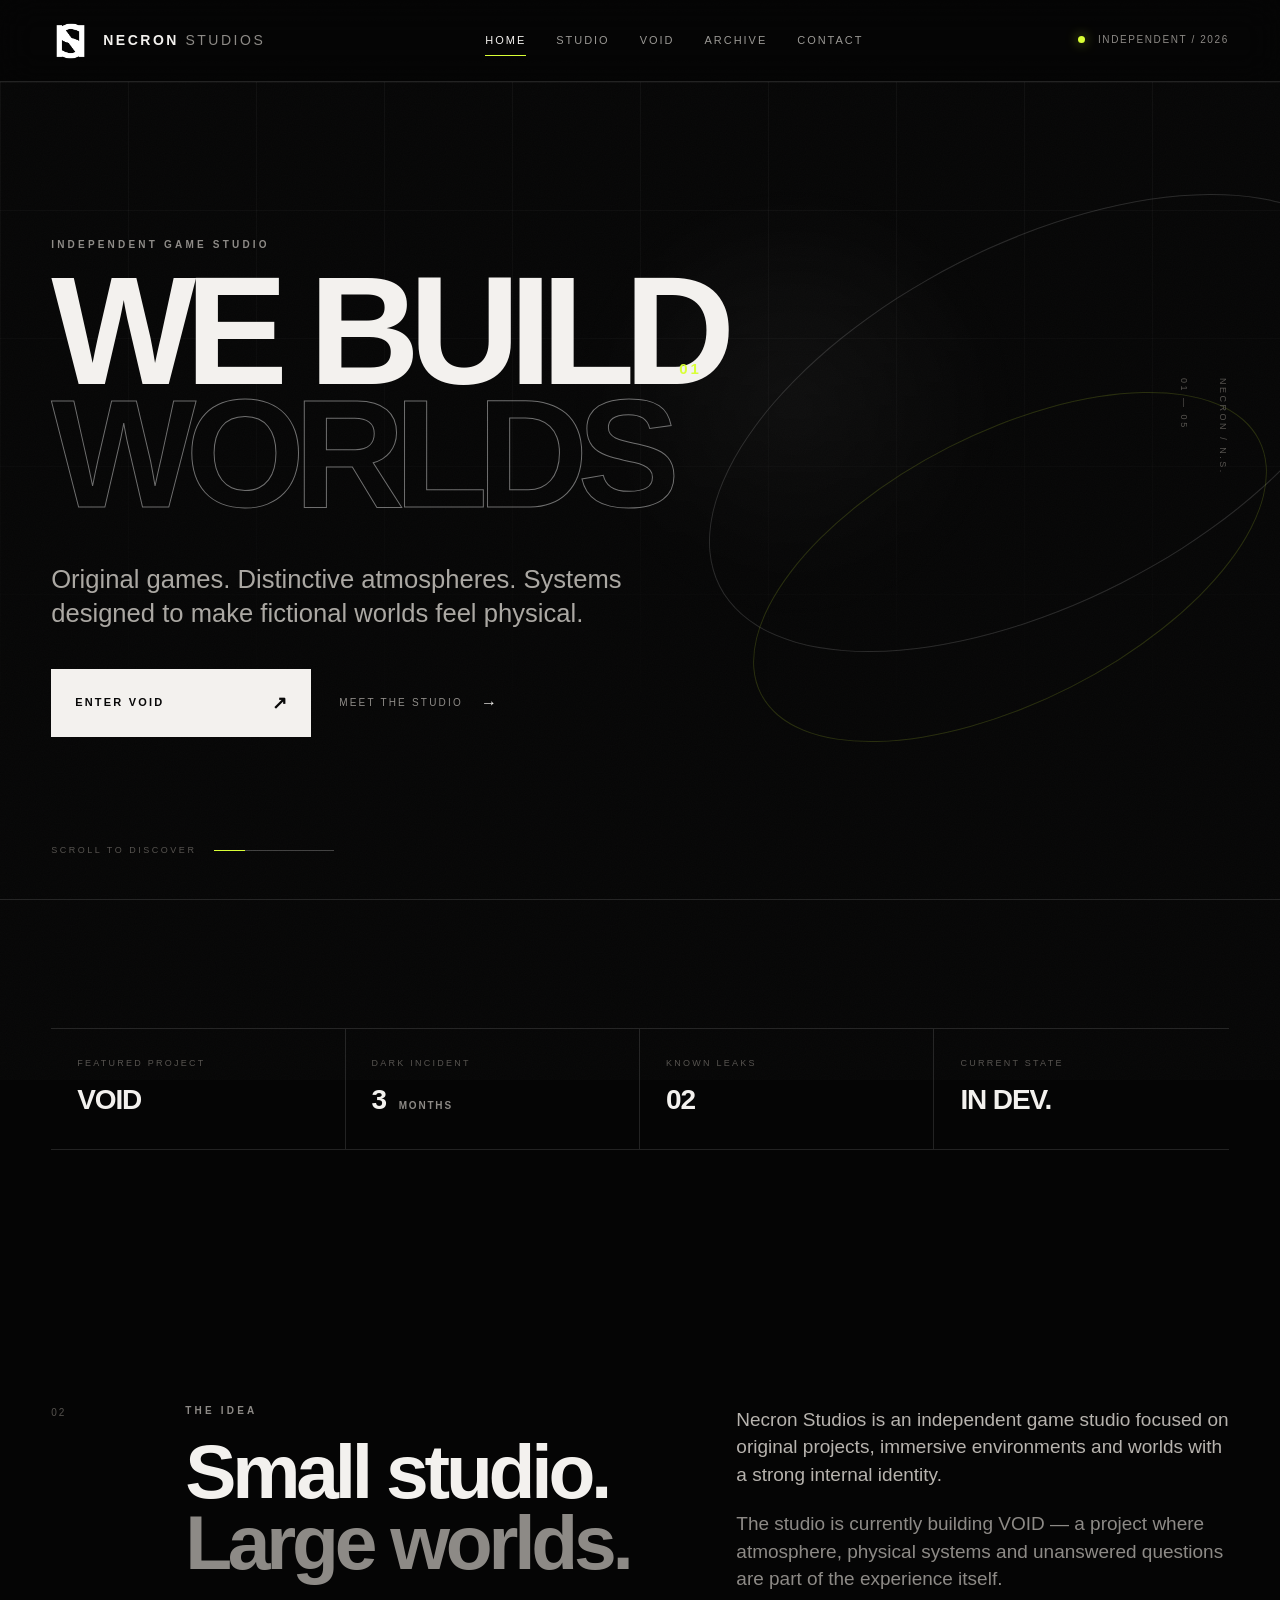
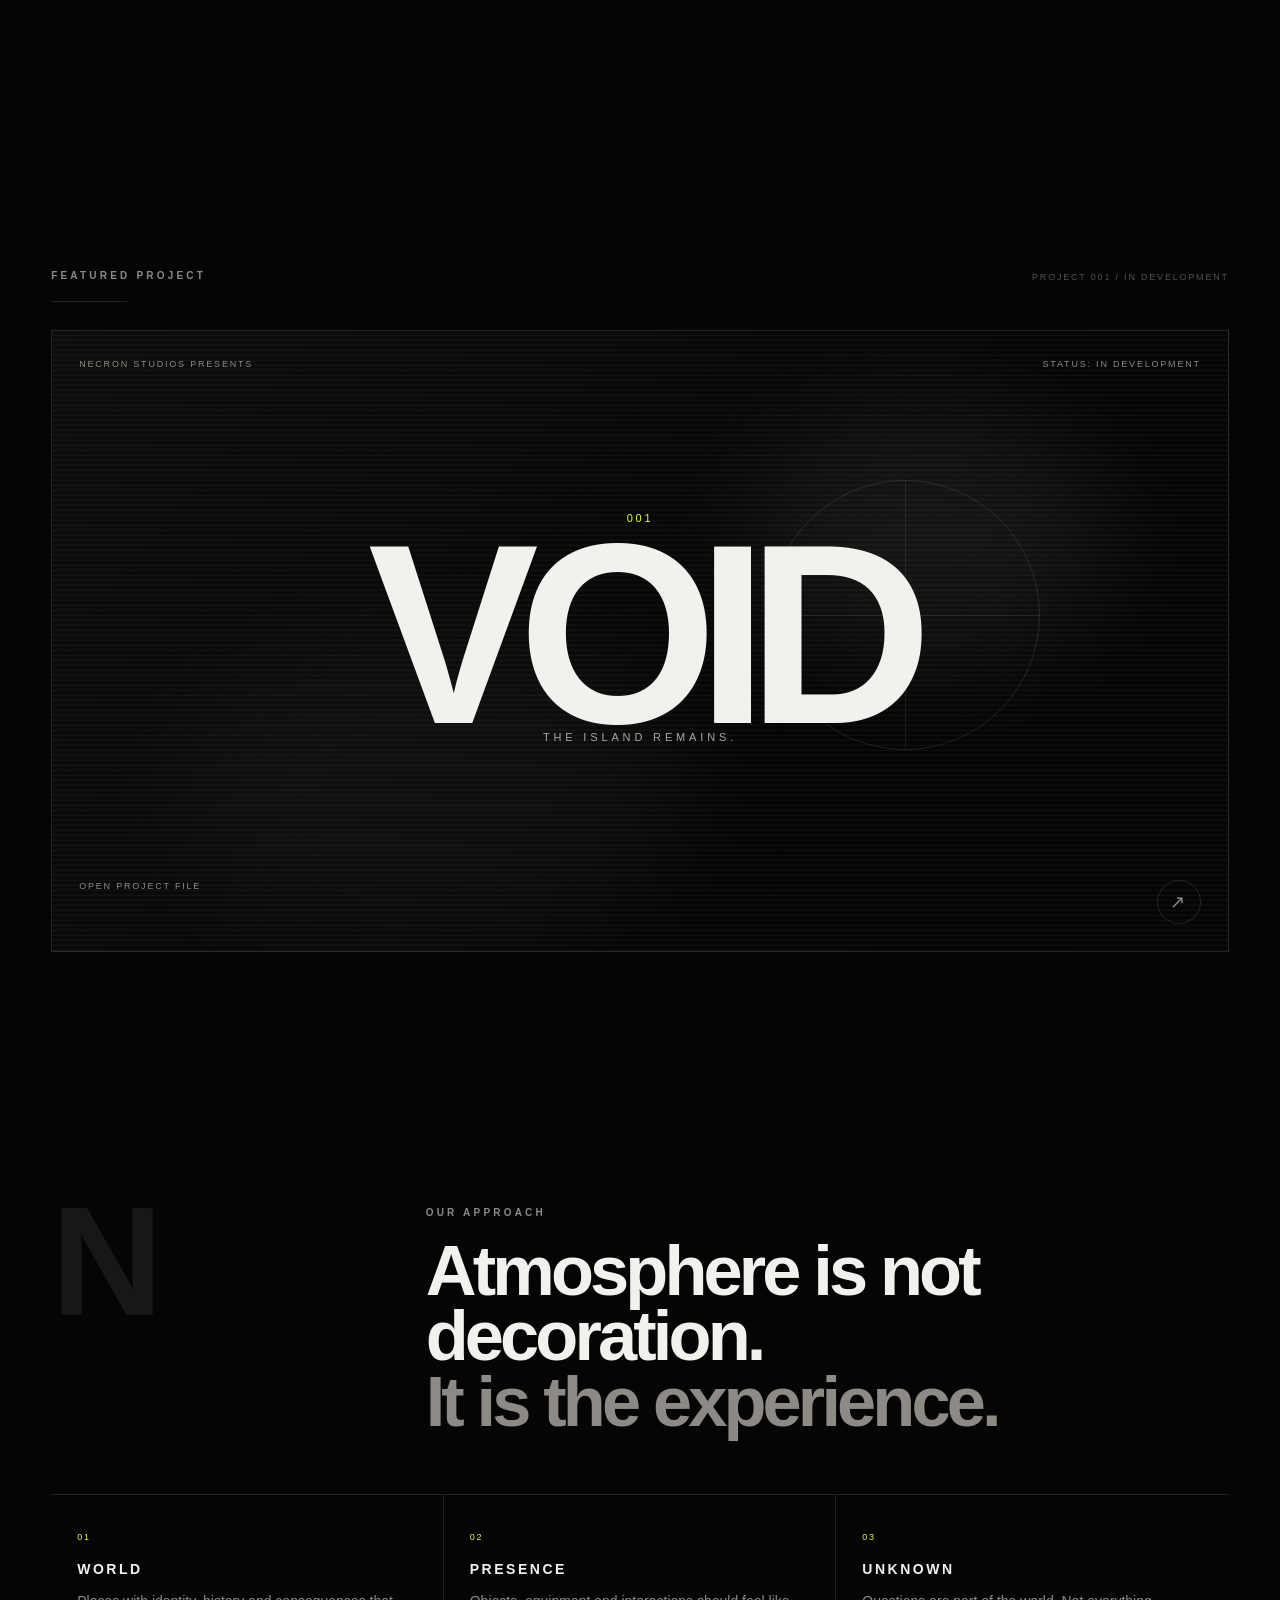
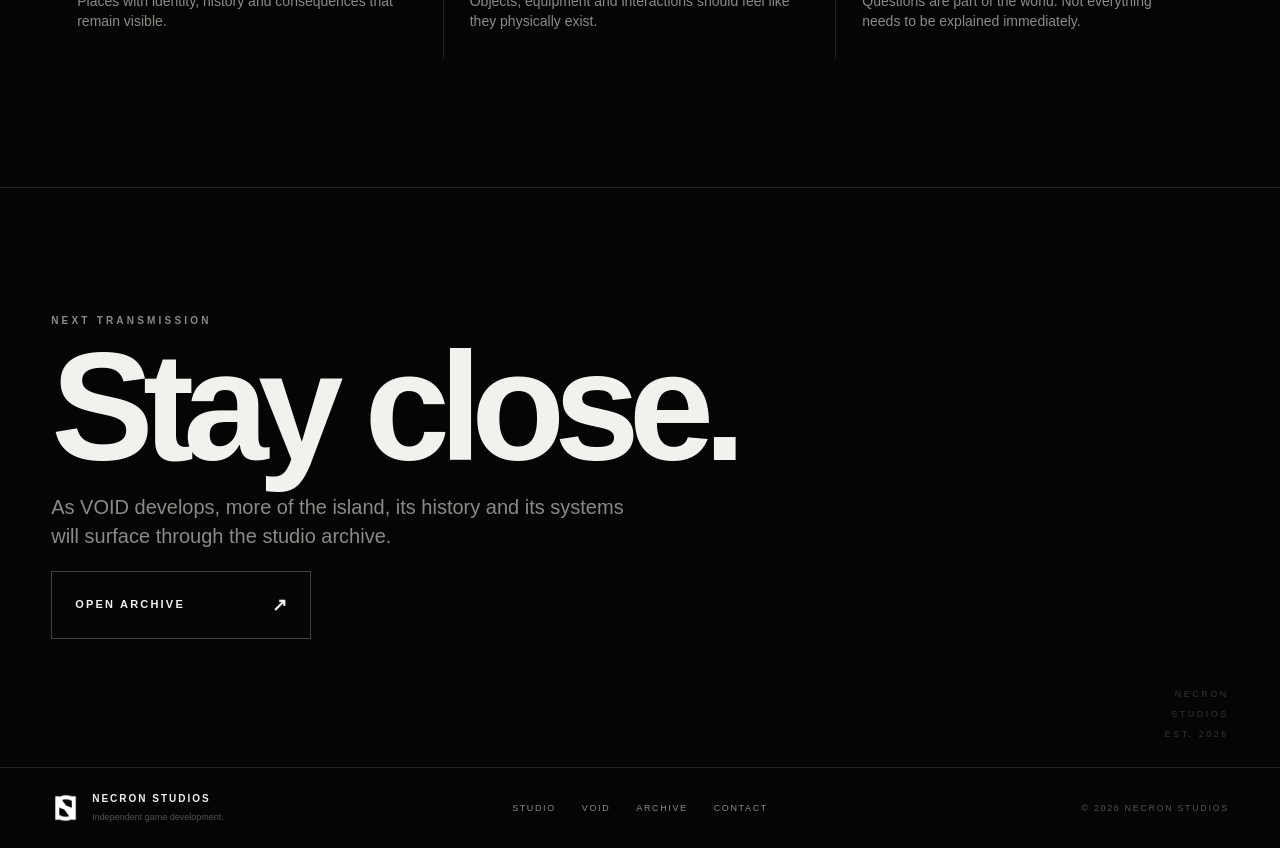
<file: index.html>
<!DOCTYPE html>
<html lang="en">
<head>
  <meta charset="UTF-8">
  <meta name="viewport" content="width=device-width, initial-scale=1.0">
  <meta name="description" content="Necron Studios — an independent game studio creating original worlds, systems and atmospheres. Home of VOID.">
  <meta name="theme-color" content="#050505">
  <title>Necron Studios — Independent Game Studio</title>
  <link rel="icon" href="assets/favicon.png" type="image/png">
  <link rel="stylesheet" href="style.css">
</head>
<body>
  <div class="site-noise" aria-hidden="true"></div>
  <div class="cursor" aria-hidden="true"><span></span></div>
  <div class="scroll-progress" aria-hidden="true"></div>

  <header class="site-header">
    <a class="brand" href="index.html" aria-label="Necron Studios home">
      <img src="assets/necron-official.png" alt="Necron Studios" class="brand-mark">
      <span class="brand-name">NECRON <em>STUDIOS</em></span>
    </a>
    <button class="menu-toggle" aria-label="Open navigation" aria-expanded="false"><span></span><span></span></button>
    <nav class="site-nav" aria-label="Primary navigation">
      <a class="active" href="index.html">Home</a>
      <a href="studio.html">Studio</a>
      <a href="void.html">VOID</a>
      <a href="timeline.html">Archive</a>
      <a href="contact.html">Contact</a>
    </nav>
    <div class="header-status"><i></i> INDEPENDENT / <span data-year>2026</span></div>
  </header>

  <main>
    <section class="hero">
      <div class="hero-grid" aria-hidden="true"></div>
      <div class="hero-orbit hero-orbit-a" aria-hidden="true"></div>
      <div class="hero-orbit hero-orbit-b" aria-hidden="true"></div>
      <div class="hero-copy reveal">
        <p class="kicker">INDEPENDENT GAME STUDIO</p>
        <h1>WE BUILD<br><span>WORLDS</span><sup>01</sup></h1>
        <p class="hero-lede">Original games. Distinctive atmospheres. Systems designed to make fictional worlds feel physical.</p>
        <div class="hero-actions">
          <a class="btn btn-solid" href="void.html">ENTER VOID <span>↗</span></a>
          <a class="text-link" href="studio.html">MEET THE STUDIO <span>→</span></a>
        </div>
      </div>
      <div class="hero-side reveal"><div class="vertical-label">NECRON / N.S.</div><div class="hero-index">01 — 05</div></div>
      <div class="hero-bottom reveal"><span>SCROLL TO DISCOVER</span><span class="scroll-line"></span></div>
    </section>

    <section class="section-pad">
      <div class="fact-strip reveal">
        <div class="fact"><span>Featured project</span><strong>VOID</strong></div>
        <div class="fact"><span>Dark Incident</span><strong>3 <small>MONTHS</small></strong></div>
        <div class="fact"><span>Known leaks</span><strong>02</strong></div>
        <div class="fact"><span>Current state</span><strong>IN DEV.</strong></div>
      </div>
    </section>

    <section class="intro section-pad">
      <div class="section-number">02</div>
      <div class="intro-heading reveal">
        <p class="kicker">THE IDEA</p>
        <h2>Small studio.<br><em>Large worlds.</em></h2>
      </div>
      <div class="intro-copy reveal">
        <p>Necron Studios is an independent game studio focused on original projects, immersive environments and worlds with a strong internal identity.</p>
        <p class="muted">The studio is currently building VOID — a project where atmosphere, physical systems and unanswered questions are part of the experience itself.</p>
      </div>
    </section>

    <section class="project-feature section-pad" id="projects">
      <div class="section-top">
        <div><p class="kicker">FEATURED PROJECT</p><div class="eyebrow-rule"></div></div>
        <span class="section-meta">PROJECT 001 / IN DEVELOPMENT</span>
      </div>
      <a class="void-panel reveal" href="void.html" aria-label="Enter the VOID project">
        <div class="void-panel-bg" aria-hidden="true"><div class="fog fog-1"></div><div class="fog fog-2"></div><div class="scanlines"></div><div class="void-crosshair"></div></div>
        <div class="void-panel-content">
          <div class="void-top"><span>NECRON STUDIOS PRESENTS</span><span>STATUS: IN DEVELOPMENT</span></div>
          <div class="void-title-wrap"><span class="void-number">001</span><h2>VOID</h2><p>THE ISLAND REMAINS.</p></div>
          <div class="void-bottom"><span>OPEN PROJECT FILE</span><span class="round-arrow">↗</span></div>
        </div>
      </a>
    </section>

    <section class="statement section-pad">
      <div class="statement-mark reveal">N</div>
      <div class="statement-copy reveal">
        <p class="kicker">OUR APPROACH</p>
        <h2>Atmosphere is not decoration.<br><em>It is the experience.</em></h2>
      </div>
      <div class="statement-list reveal">
        <div><span>01</span><strong>WORLD</strong><p>Places with identity, history and consequences that remain visible.</p></div>
        <div><span>02</span><strong>PRESENCE</strong><p>Objects, equipment and interactions should feel like they physically exist.</p></div>
        <div><span>03</span><strong>UNKNOWN</strong><p>Questions are part of the world. Not everything needs to be explained immediately.</p></div>
      </div>
    </section>

    <section class="contact-band section-pad">
      <div class="contact-band-inner reveal">
        <p class="kicker">NEXT TRANSMISSION</p>
        <h2>Stay close.</h2>
        <p>As VOID develops, more of the island, its history and its systems will surface through the studio archive.</p>
        <a class="btn btn-outline" href="timeline.html">OPEN ARCHIVE <span>↗</span></a>
      </div>
      <div class="contact-stamp" aria-hidden="true"><span>NECRON</span><span>STUDIOS</span><span>EST. 2026</span></div>
    </section>
  </main>

  <footer class="site-footer">
    <div class="footer-brand"><img src="assets/necron-official.png" alt="" class="footer-mark"><div><strong>NECRON STUDIOS</strong><small>Independent game development.</small></div></div>
    <div class="footer-links"><a href="studio.html">Studio</a><a href="void.html">VOID</a><a href="timeline.html">Archive</a><a href="contact.html">Contact</a></div>
    <div class="footer-copy">© <span data-year>2026</span> NECRON STUDIOS</div>
  </footer>
  <script src="script.js"></script>
</body>
</html>
</file>
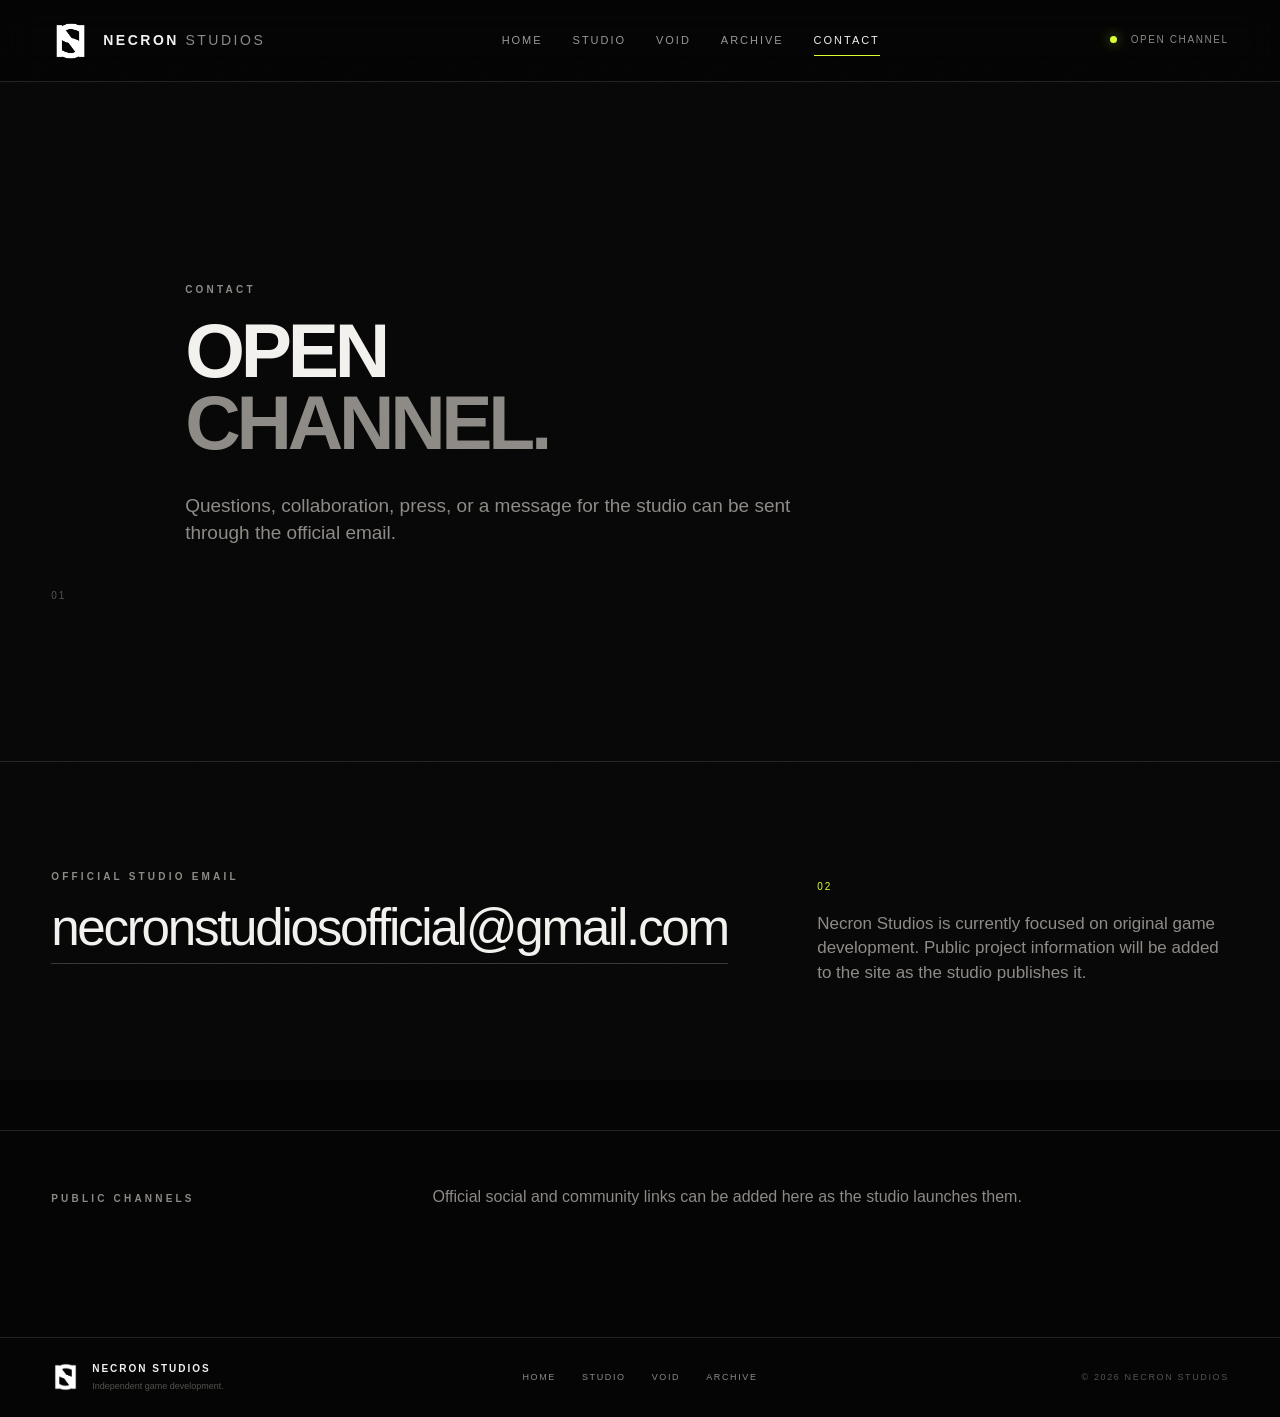
<file: contact.html>
<!DOCTYPE html>
<html lang="en">
<head>
  <meta charset="UTF-8"><meta name="viewport" content="width=device-width, initial-scale=1.0">
  <meta name="description" content="Contact Necron Studios.">
  <meta name="theme-color" content="#050505"><title>Contact — Necron Studios</title>
  <link rel="icon" href="assets/favicon.png" type="image/png"><link rel="stylesheet" href="style.css">
</head>
<body class="subpage">
  <div class="site-noise" aria-hidden="true"></div><div class="cursor" aria-hidden="true"><span></span></div><div class="scroll-progress" aria-hidden="true"></div>
  <header class="site-header">
    <a class="brand" href="index.html"><img src="assets/necron-official.png" alt="Necron Studios" class="brand-mark"><span class="brand-name">NECRON <em>STUDIOS</em></span></a>
    <button class="menu-toggle" aria-label="Open navigation" aria-expanded="false"><span></span><span></span></button>
    <nav class="site-nav" aria-label="Primary navigation"><a href="index.html">Home</a><a href="studio.html">Studio</a><a href="void.html">VOID</a><a href="timeline.html">Archive</a><a class="active" href="contact.html">Contact</a></nav>
    <div class="header-status"><i></i> OPEN CHANNEL</div>
  </header>
  <main>
    <section class="page-hero contact-hero section-pad"><div class="section-number">01</div><div class="page-hero-copy reveal"><p class="kicker">CONTACT</p><h1>OPEN<br><em>CHANNEL.</em></h1><p>Questions, collaboration, press, or a message for the studio can be sent through the official email.</p></div><div class="contact-orbit" aria-hidden="true"></div></section>
    <section class="contact-main section-pad"><div class="contact-email reveal"><p class="kicker">OFFICIAL STUDIO EMAIL</p><a href="mailto:necronstudiosofficial@gmail.com">necronstudiosofficial@gmail.com</a></div><div class="contact-note reveal"><span>02</span><p>Necron Studios is currently focused on original game development. Public project information will be added to the site as the studio publishes it.</p></div></section>
    <section class="contact-bottom section-pad"><div class="social-line reveal"><div><span class="kicker">PUBLIC CHANNELS</span></div><p>Official social and community links can be added here as the studio launches them.</p></div></section>
  </main>
  <footer class="site-footer"><div class="footer-brand"><img src="assets/necron-official.png" alt="" class="footer-mark"><div><strong>NECRON STUDIOS</strong><small>Independent game development.</small></div></div><div class="footer-links"><a href="index.html">Home</a><a href="studio.html">Studio</a><a href="void.html">VOID</a><a href="timeline.html">Archive</a></div><div class="footer-copy">© <span data-year>2026</span> NECRON STUDIOS</div></footer>
  <script src="script.js"></script>
</body>
</html>
</file>
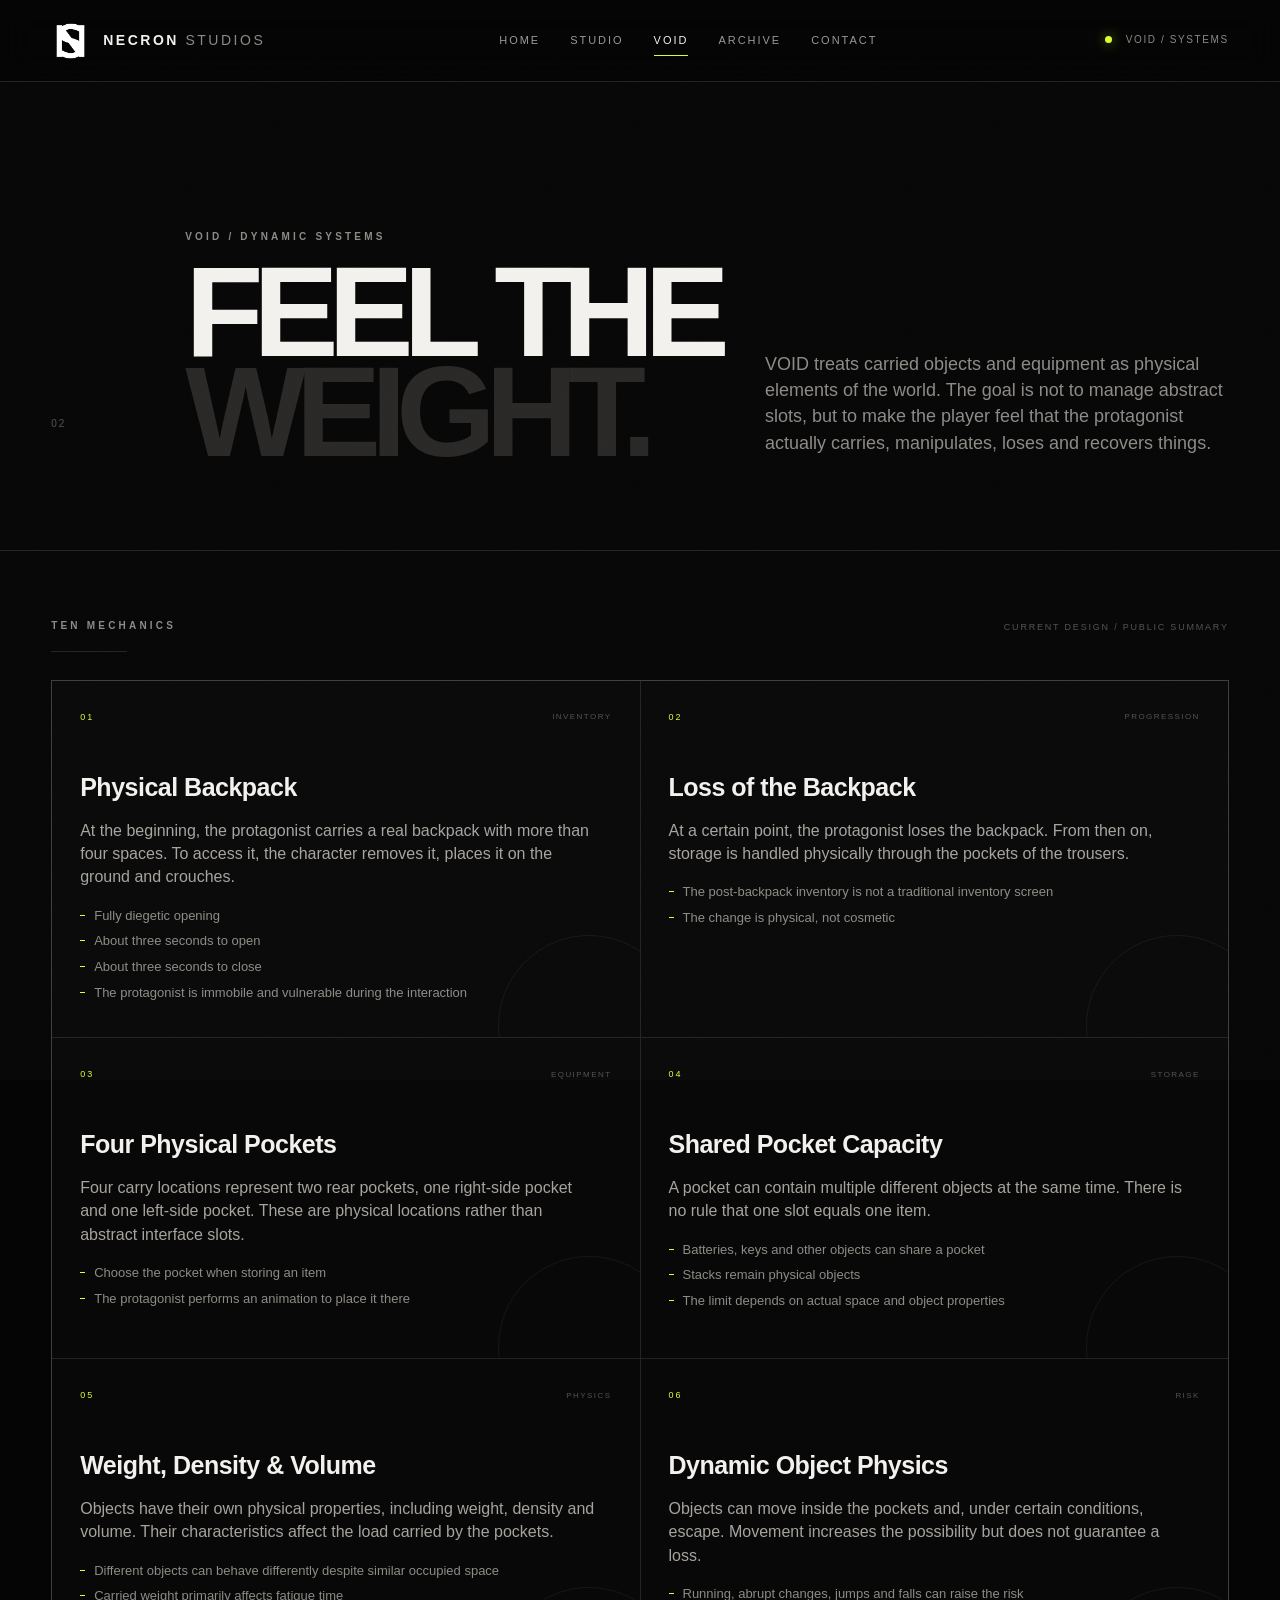
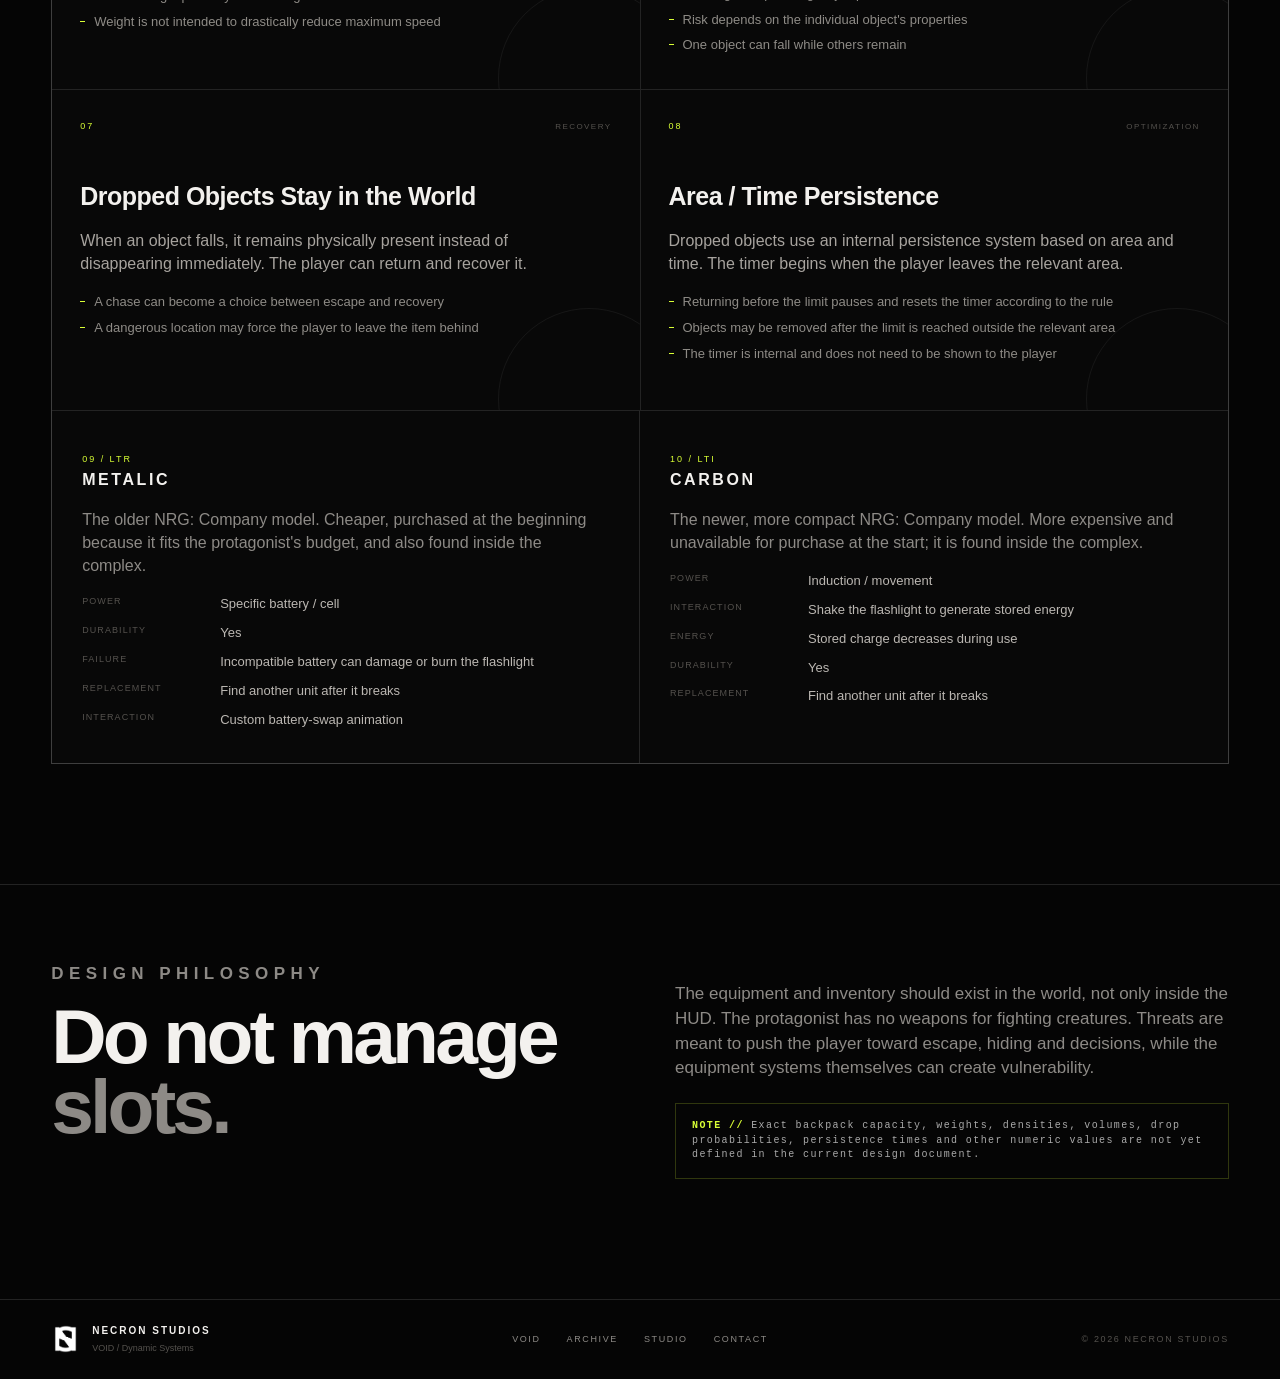
<file: mechanics.html>
<!DOCTYPE html>
<html lang="en">
<head>
  <meta charset="UTF-8"><meta name="viewport" content="width=device-width, initial-scale=1.0">
  <meta name="description" content="VOID — dynamic inventory and equipment mechanics from the current design document.">
  <meta name="theme-color" content="#050505"><title>VOID Mechanics — Necron Studios</title>
  <link rel="icon" href="assets/favicon.png" type="image/png"><link rel="stylesheet" href="style.css">
</head>
<body class="subpage">
  <div class="site-noise" aria-hidden="true"></div><div class="cursor" aria-hidden="true"><span></span></div><div class="scroll-progress" aria-hidden="true"></div>
  <header class="site-header">
    <a class="brand" href="index.html"><img src="assets/necron-official.png" alt="Necron Studios" class="brand-mark"><span class="brand-name">NECRON <em>STUDIOS</em></span></a>
    <button class="menu-toggle" aria-label="Open navigation" aria-expanded="false"><span></span><span></span></button>
    <nav class="site-nav" aria-label="Primary navigation"><a href="index.html">Home</a><a href="studio.html">Studio</a><a class="active" href="void.html">VOID</a><a href="timeline.html">Archive</a><a href="contact.html">Contact</a></nav>
    <div class="header-status"><i></i> VOID / SYSTEMS</div>
  </header>

  <main>
    <section class="mechanics-hero"><div class="section-number">02</div><div><p class="kicker reveal">VOID / DYNAMIC SYSTEMS</p><h1 class="reveal">FEEL THE<br><em>WEIGHT.</em></h1></div><div class="hero-note reveal">VOID treats carried objects and equipment as physical elements of the world. The goal is not to manage abstract slots, but to make the player feel that the protagonist actually carries, manipulates, loses and recovers things.</div></section>

    <section class="mechanics-grid-wrap"><div class="section-top"><div><p class="kicker">TEN MECHANICS</p><div class="eyebrow-rule"></div></div><span class="section-meta">CURRENT DESIGN / PUBLIC SUMMARY</span></div>
      <div class="mechanics-grid">
        <article class="mechanic reveal"><div class="mechanic-top"><span class="mechanic-index">01</span><span class="mechanic-tag">Inventory</span></div><h2>Physical Backpack</h2><p>At the beginning, the protagonist carries a real backpack with more than four spaces. To access it, the character removes it, places it on the ground and crouches.</p><ul><li>Fully diegetic opening</li><li>About three seconds to open</li><li>About three seconds to close</li><li>The protagonist is immobile and vulnerable during the interaction</li></ul></article>
        <article class="mechanic reveal"><div class="mechanic-top"><span class="mechanic-index">02</span><span class="mechanic-tag">Progression</span></div><h2>Loss of the Backpack</h2><p>At a certain point, the protagonist loses the backpack. From then on, storage is handled physically through the pockets of the trousers.</p><ul><li>The post-backpack inventory is not a traditional inventory screen</li><li>The change is physical, not cosmetic</li></ul></article>
        <article class="mechanic reveal"><div class="mechanic-top"><span class="mechanic-index">03</span><span class="mechanic-tag">Equipment</span></div><h2>Four Physical Pockets</h2><p>Four carry locations represent two rear pockets, one right-side pocket and one left-side pocket. These are physical locations rather than abstract interface slots.</p><ul><li>Choose the pocket when storing an item</li><li>The protagonist performs an animation to place it there</li></ul></article>
        <article class="mechanic reveal"><div class="mechanic-top"><span class="mechanic-index">04</span><span class="mechanic-tag">Storage</span></div><h2>Shared Pocket Capacity</h2><p>A pocket can contain multiple different objects at the same time. There is no rule that one slot equals one item.</p><ul><li>Batteries, keys and other objects can share a pocket</li><li>Stacks remain physical objects</li><li>The limit depends on actual space and object properties</li></ul></article>
        <article class="mechanic reveal"><div class="mechanic-top"><span class="mechanic-index">05</span><span class="mechanic-tag">Physics</span></div><h2>Weight, Density & Volume</h2><p>Objects have their own physical properties, including weight, density and volume. Their characteristics affect the load carried by the pockets.</p><ul><li>Different objects can behave differently despite similar occupied space</li><li>Carried weight primarily affects fatigue time</li><li>Weight is not intended to drastically reduce maximum speed</li></ul></article>
        <article class="mechanic reveal"><div class="mechanic-top"><span class="mechanic-index">06</span><span class="mechanic-tag">Risk</span></div><h2>Dynamic Object Physics</h2><p>Objects can move inside the pockets and, under certain conditions, escape. Movement increases the possibility but does not guarantee a loss.</p><ul><li>Running, abrupt changes, jumps and falls can raise the risk</li><li>Risk depends on the individual object's properties</li><li>One object can fall while others remain</li></ul></article>
        <article class="mechanic reveal"><div class="mechanic-top"><span class="mechanic-index">07</span><span class="mechanic-tag">Recovery</span></div><h2>Dropped Objects Stay in the World</h2><p>When an object falls, it remains physically present instead of disappearing immediately. The player can return and recover it.</p><ul><li>A chase can become a choice between escape and recovery</li><li>A dangerous location may force the player to leave the item behind</li></ul></article>
        <article class="mechanic reveal"><div class="mechanic-top"><span class="mechanic-index">08</span><span class="mechanic-tag">Optimization</span></div><h2>Area / Time Persistence</h2><p>Dropped objects use an internal persistence system based on area and time. The timer begins when the player leaves the relevant area.</p><ul><li>Returning before the limit pauses and resets the timer according to the rule</li><li>Objects may be removed after the limit is reached outside the relevant area</li><li>The timer is internal and does not need to be shown to the player</li></ul></article>
        <div class="lantern-pair">
          <article class="lantern reveal"><span class="mechanic-index">09 / LTR</span><h3>METALIC</h3><p class="muted">The older NRG: Company model. Cheaper, purchased at the beginning because it fits the protagonist's budget, and also found inside the complex.</p><div class="spec"><span>Power</span><strong>Specific battery / cell</strong><span>Durability</span><strong>Yes</strong><span>Failure</span><strong>Incompatible battery can damage or burn the flashlight</strong><span>Replacement</span><strong>Find another unit after it breaks</strong><span>Interaction</span><strong>Custom battery-swap animation</strong></div></article>
          <article class="lantern reveal"><span class="mechanic-index">10 / LTI</span><h3>CARBON</h3><p class="muted">The newer, more compact NRG: Company model. More expensive and unavailable for purchase at the start; it is found inside the complex.</p><div class="spec"><span>Power</span><strong>Induction / movement</strong><span>Interaction</span><strong>Shake the flashlight to generate stored energy</strong><span>Energy</span><strong>Stored charge decreases during use</strong><span>Durability</span><strong>Yes</strong><span>Replacement</span><strong>Find another unit after it breaks</strong></div></article>
        </div>
      </div>
    </section>

    <section class="mechanics-footer"><div class="reveal"><p class="kicker">DESIGN PHILOSOPHY</p><h2>Do not manage<br><em>slots.</em></h2></div><div class="reveal"><p>The equipment and inventory should exist in the world, not only inside the HUD. The protagonist has no weapons for fighting creatures. Threats are meant to push the player toward escape, hiding and decisions, while the equipment systems themselves can create vulnerability.</p><div class="status-note"><strong>NOTE //</strong> Exact backpack capacity, weights, densities, volumes, drop probabilities, persistence times and other numeric values are not yet defined in the current design document.</div></div></section>
  </main>
  <footer class="site-footer"><div class="footer-brand"><img src="assets/necron-official.png" alt="" class="footer-mark"><div><strong>NECRON STUDIOS</strong><small>VOID / Dynamic Systems</small></div></div><div class="footer-links"><a href="void.html">VOID</a><a href="timeline.html">Archive</a><a href="studio.html">Studio</a><a href="contact.html">Contact</a></div><div class="footer-copy">© <span data-year>2026</span> NECRON STUDIOS</div></footer>
  <script src="script.js"></script>
</body>
</html>
</file>
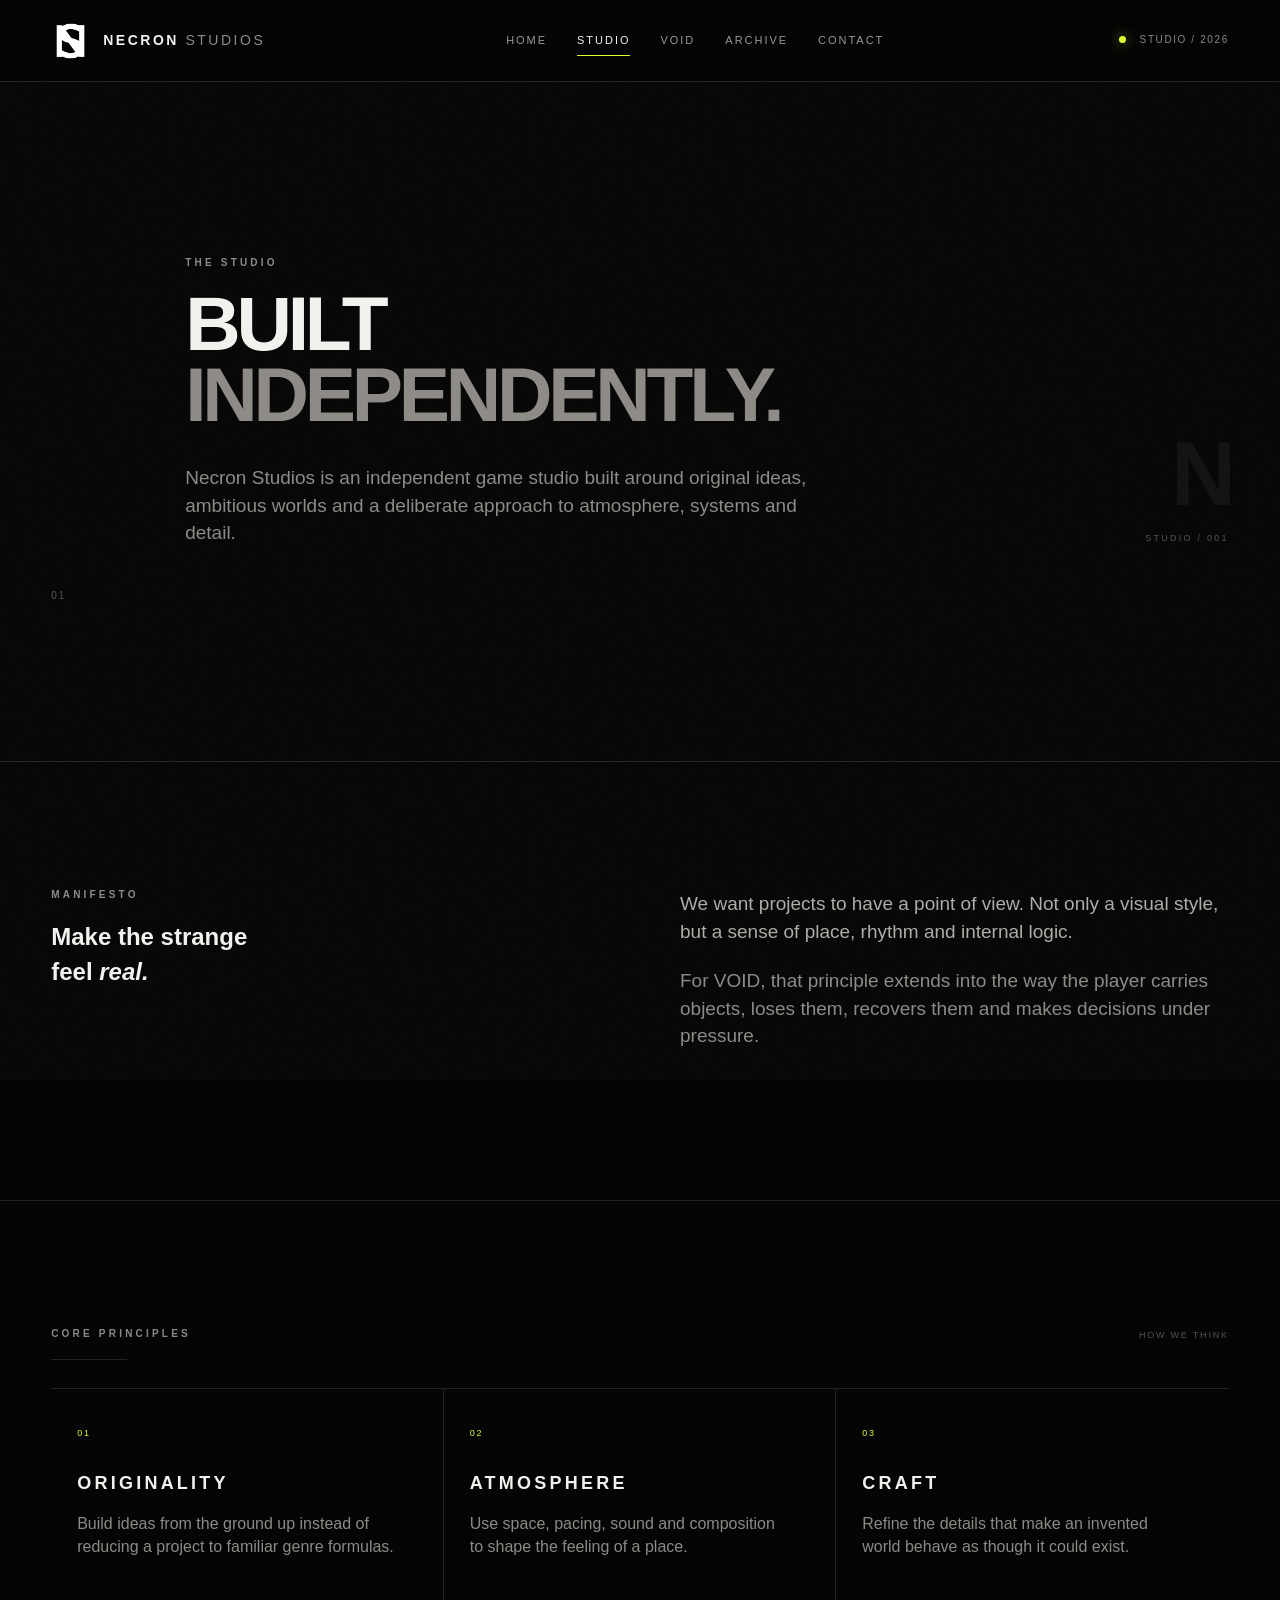
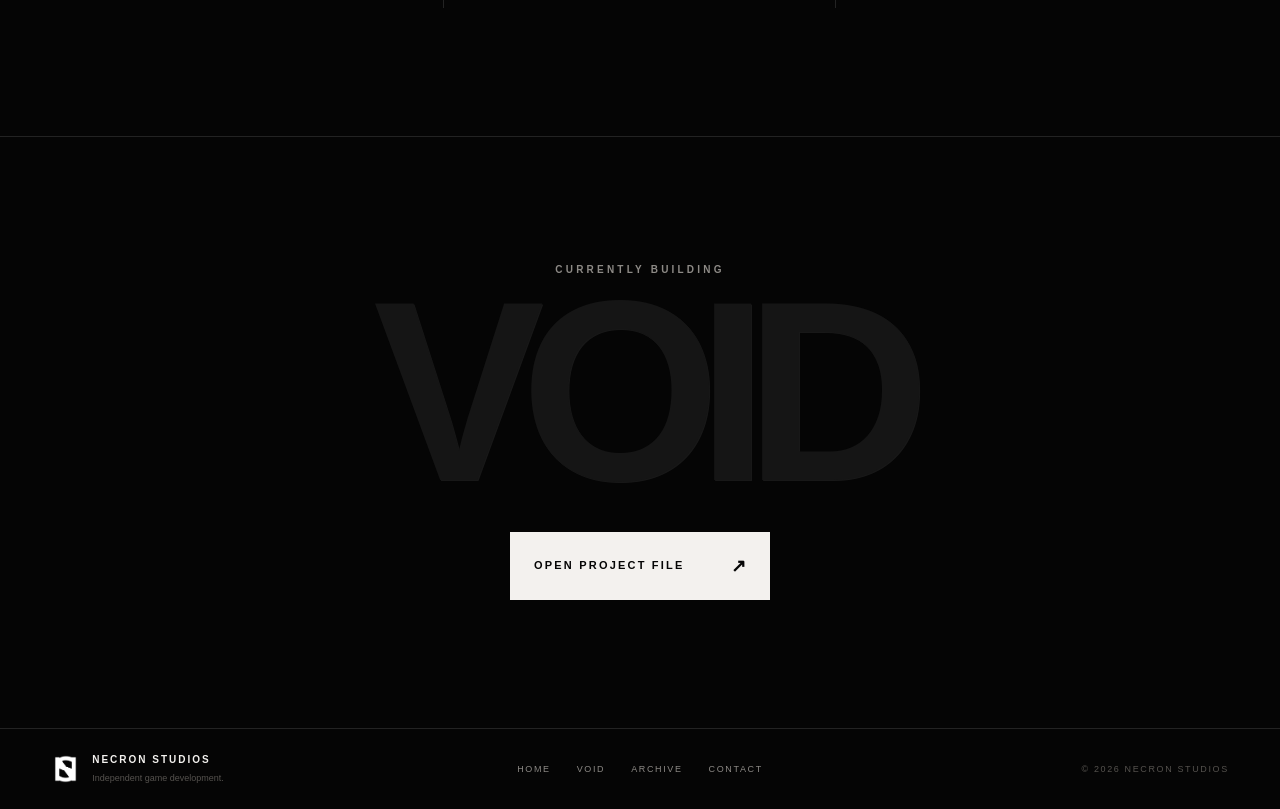
<file: studio.html>
<!DOCTYPE html>
<html lang="en">
<head>
  <meta charset="UTF-8"><meta name="viewport" content="width=device-width, initial-scale=1.0">
  <meta name="description" content="About Necron Studios — an independent game studio focused on original projects and immersive worlds.">
  <meta name="theme-color" content="#050505"><title>Studio — Necron Studios</title>
  <link rel="icon" href="assets/favicon.png" type="image/png"><link rel="stylesheet" href="style.css">
</head>
<body class="subpage">
  <div class="site-noise" aria-hidden="true"></div><div class="cursor" aria-hidden="true"><span></span></div><div class="scroll-progress" aria-hidden="true"></div>
  <header class="site-header">
    <a class="brand" href="index.html"><img src="assets/necron-official.png" alt="Necron Studios" class="brand-mark"><span class="brand-name">NECRON <em>STUDIOS</em></span></a>
    <button class="menu-toggle" aria-label="Open navigation" aria-expanded="false"><span></span><span></span></button>
    <nav class="site-nav" aria-label="Primary navigation"><a href="index.html">Home</a><a class="active" href="studio.html">Studio</a><a href="void.html">VOID</a><a href="timeline.html">Archive</a><a href="contact.html">Contact</a></nav>
    <div class="header-status"><i></i> STUDIO / <span data-year>2026</span></div>
  </header>

  <main>
    <section class="page-hero section-pad">
      <div class="section-number">01</div>
      <div class="page-hero-copy reveal"><p class="kicker">THE STUDIO</p><h1>BUILT<br><em>INDEPENDENTLY.</em></h1><p>Necron Studios is an independent game studio built around original ideas, ambitious worlds and a deliberate approach to atmosphere, systems and detail.</p></div>
      <div class="page-marker reveal"><span>N</span><small>STUDIO / 001</small></div>
    </section>
    <section class="studio-manifesto section-pad"><div class="two-col reveal"><div><p class="kicker">MANIFESTO</p><h2>Make the strange<br>feel <em>real.</em></h2></div><div class="large-copy"><p>We want projects to have a point of view. Not only a visual style, but a sense of place, rhythm and internal logic.</p><p class="muted">For VOID, that principle extends into the way the player carries objects, loses them, recovers them and makes decisions under pressure.</p></div></div></section>
    <section class="principles section-pad"><div class="section-top"><div><p class="kicker">CORE PRINCIPLES</p><div class="eyebrow-rule"></div></div><span class="section-meta">HOW WE THINK</span></div><div class="principle-grid"><article class="principle-card reveal"><span>01</span><h3>ORIGINALITY</h3><p>Build ideas from the ground up instead of reducing a project to familiar genre formulas.</p></article><article class="principle-card reveal"><span>02</span><h3>ATMOSPHERE</h3><p>Use space, pacing, sound and composition to shape the feeling of a place.</p></article><article class="principle-card reveal"><span>03</span><h3>CRAFT</h3><p>Refine the details that make an invented world behave as though it could exist.</p></article></div></section>
    <section class="studio-footer-cta section-pad reveal"><p class="kicker">CURRENTLY BUILDING</p><h2><em>VOID</em></h2><a class="btn btn-solid" href="void.html">OPEN PROJECT FILE <span>↗</span></a></section>
  </main>
  <footer class="site-footer"><div class="footer-brand"><img src="assets/necron-official.png" alt="" class="footer-mark"><div><strong>NECRON STUDIOS</strong><small>Independent game development.</small></div></div><div class="footer-links"><a href="index.html">Home</a><a href="void.html">VOID</a><a href="timeline.html">Archive</a><a href="contact.html">Contact</a></div><div class="footer-copy">© <span data-year>2026</span> NECRON STUDIOS</div></footer>
  <script src="script.js"></script>
</body>
</html>
</file>
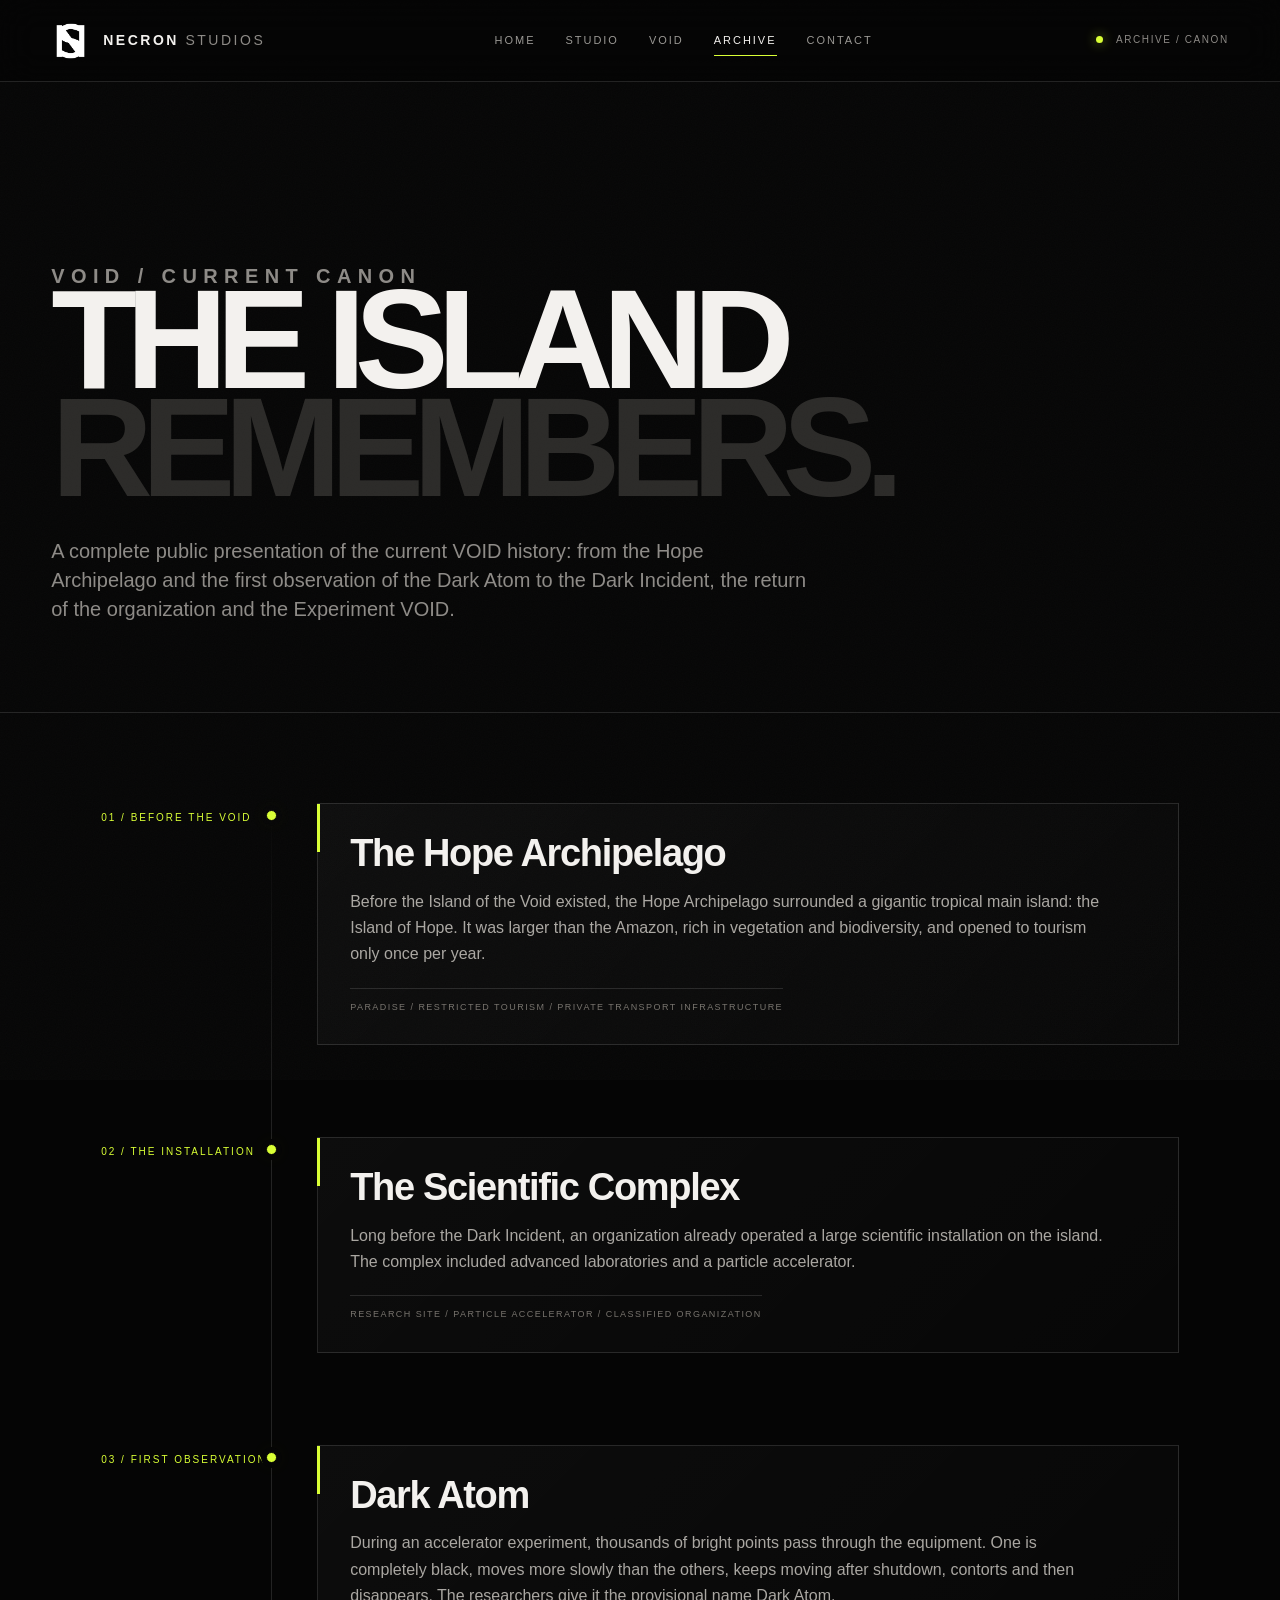
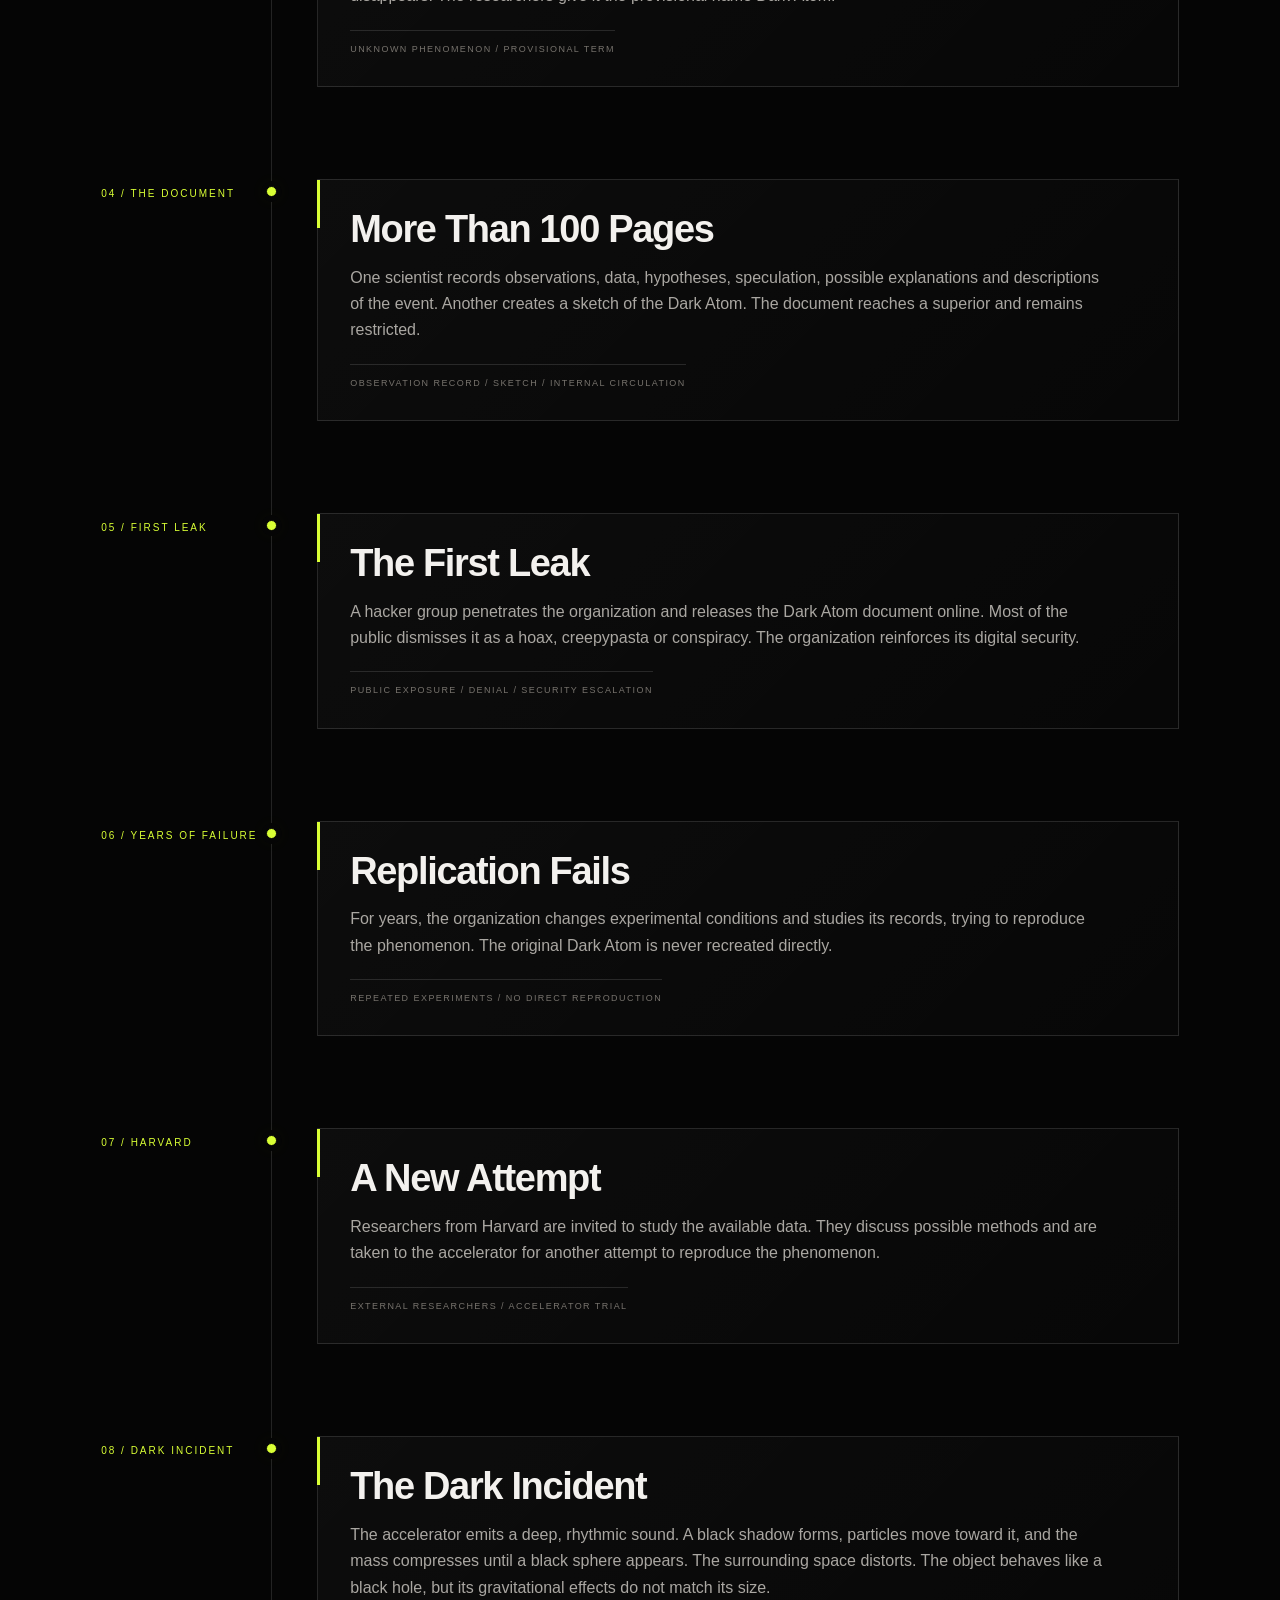
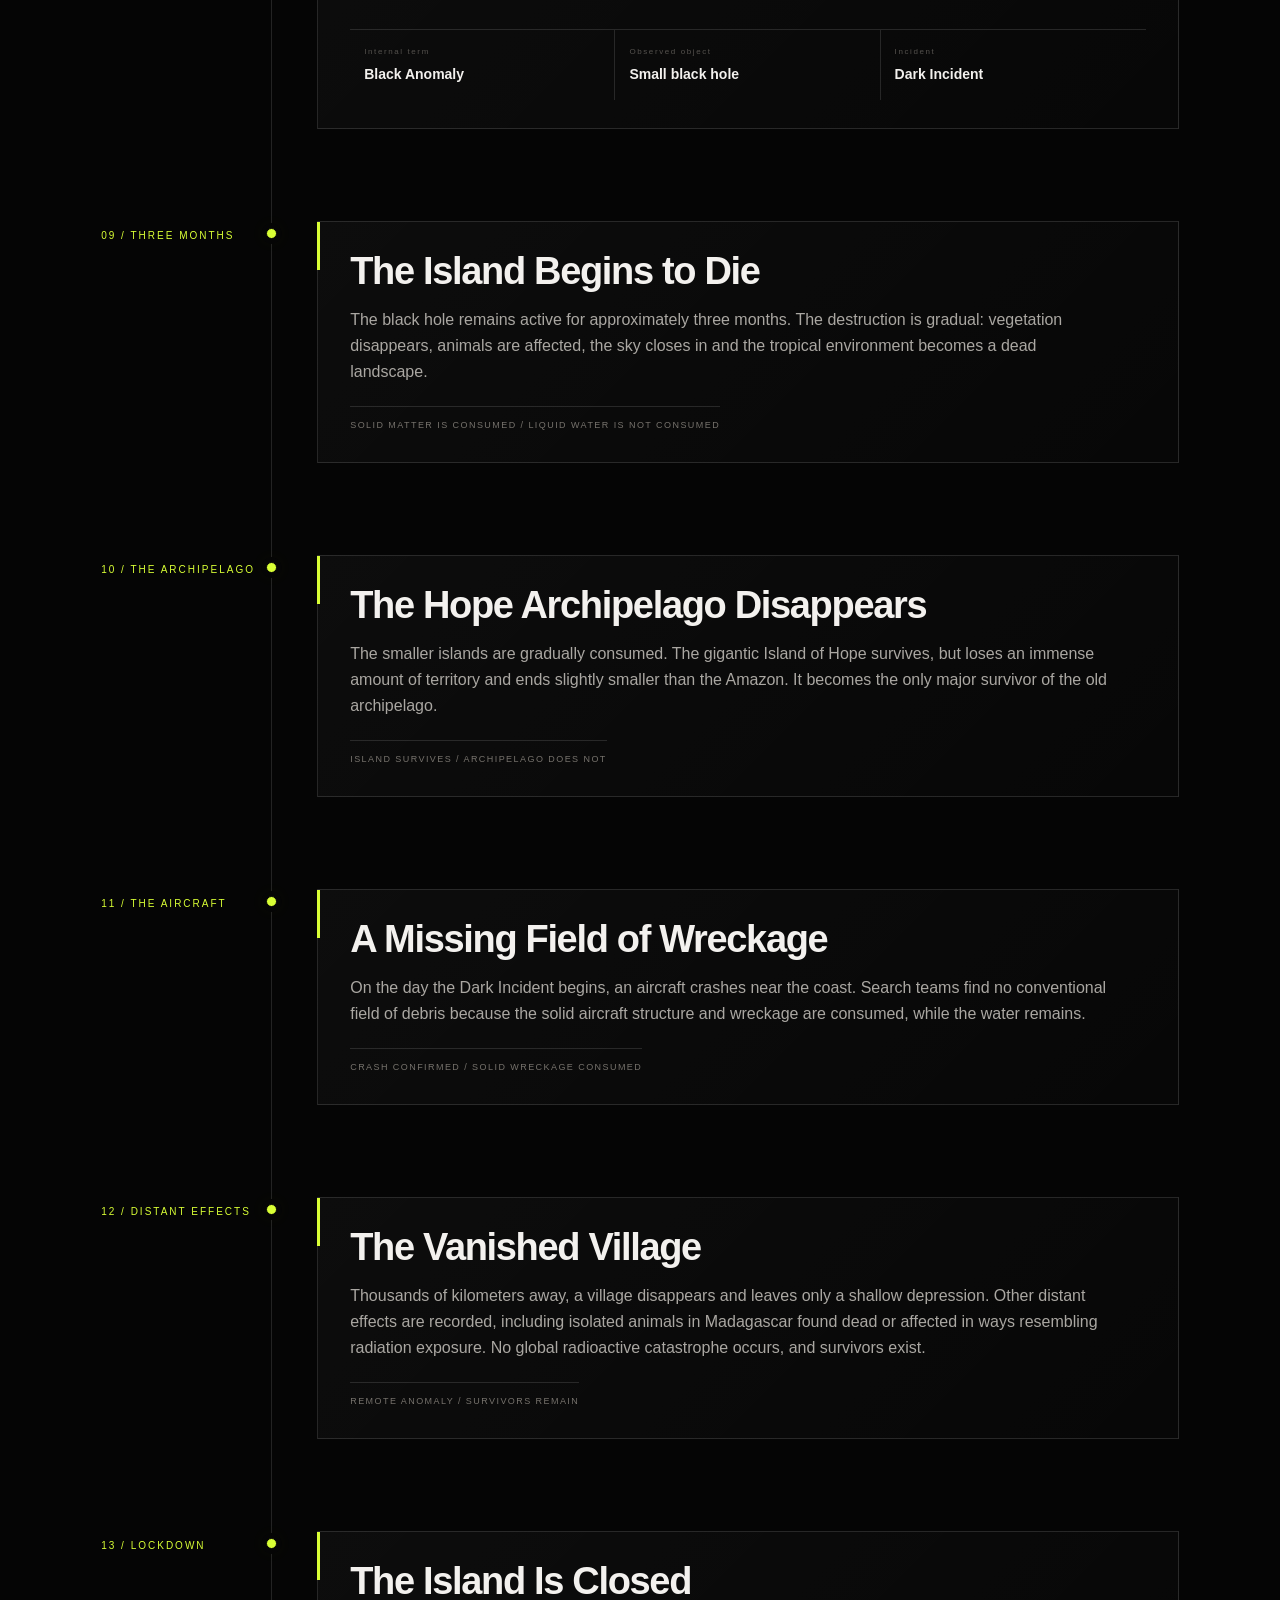
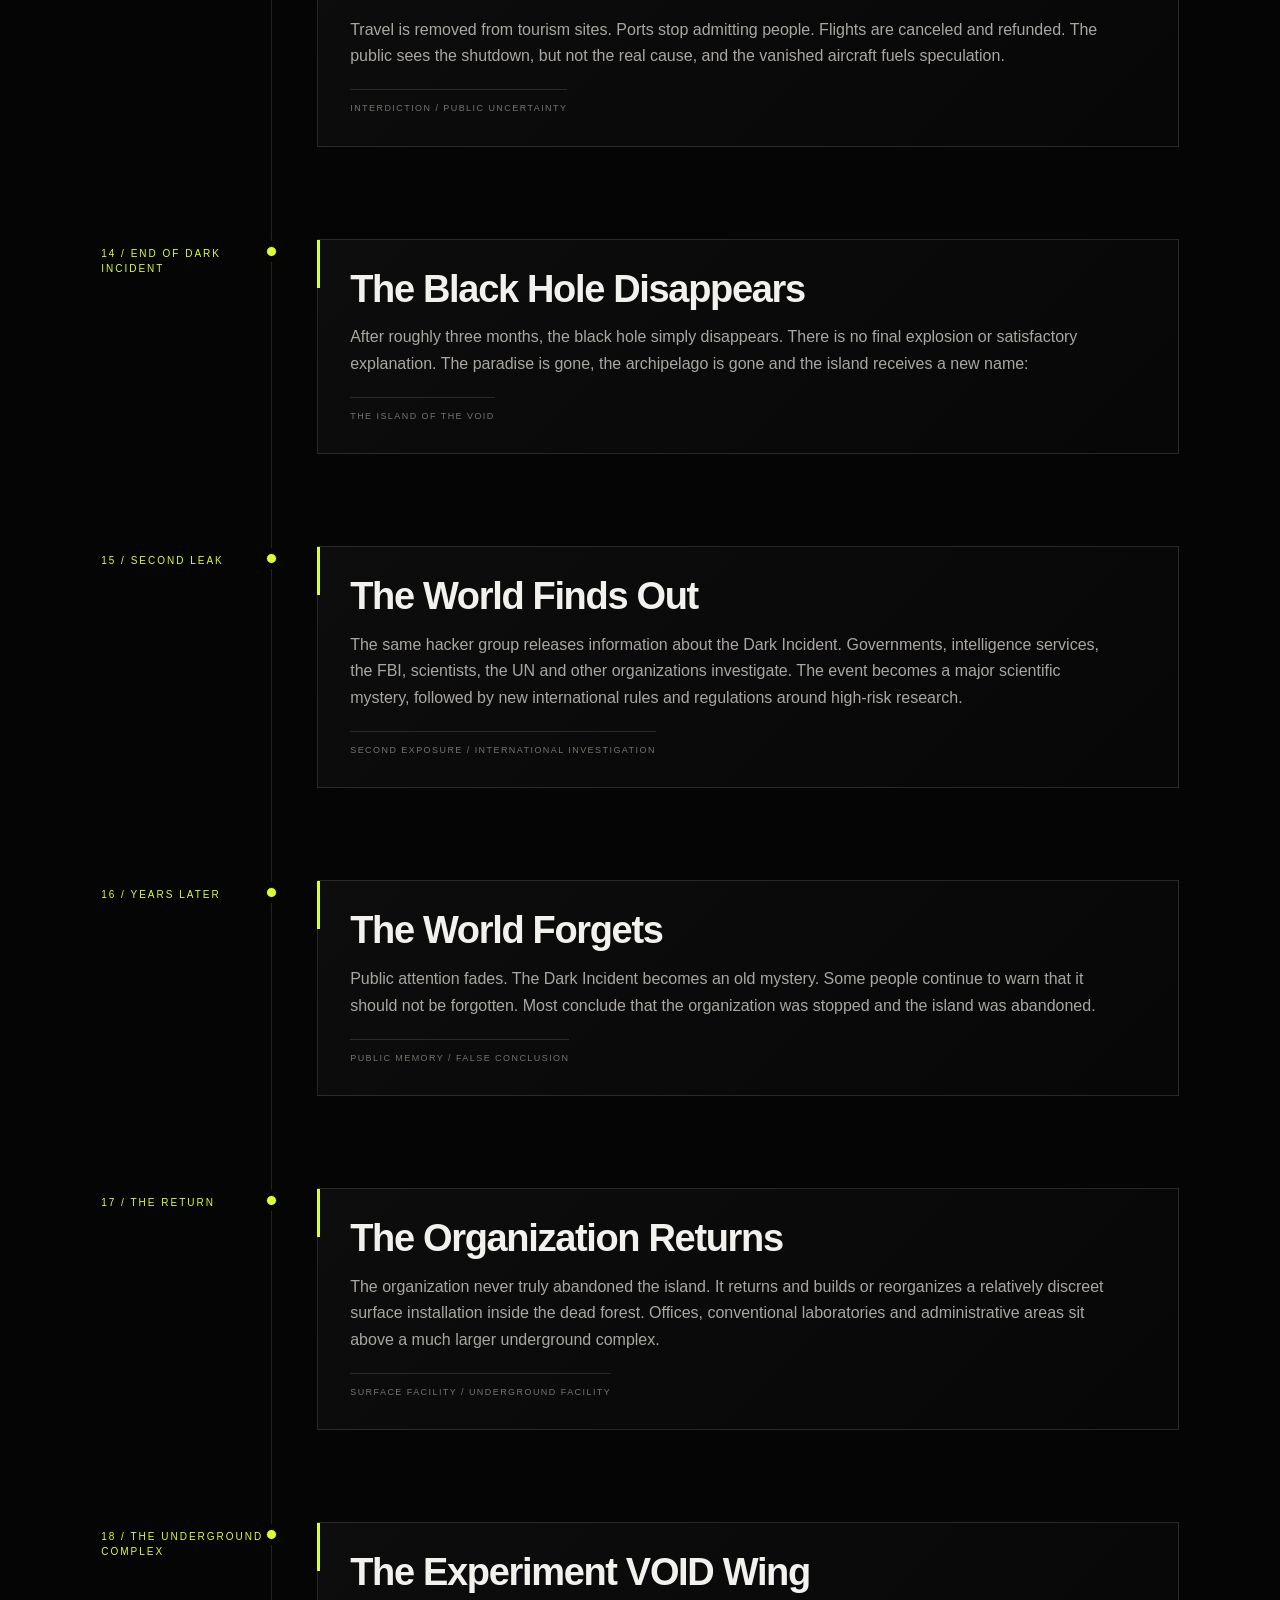
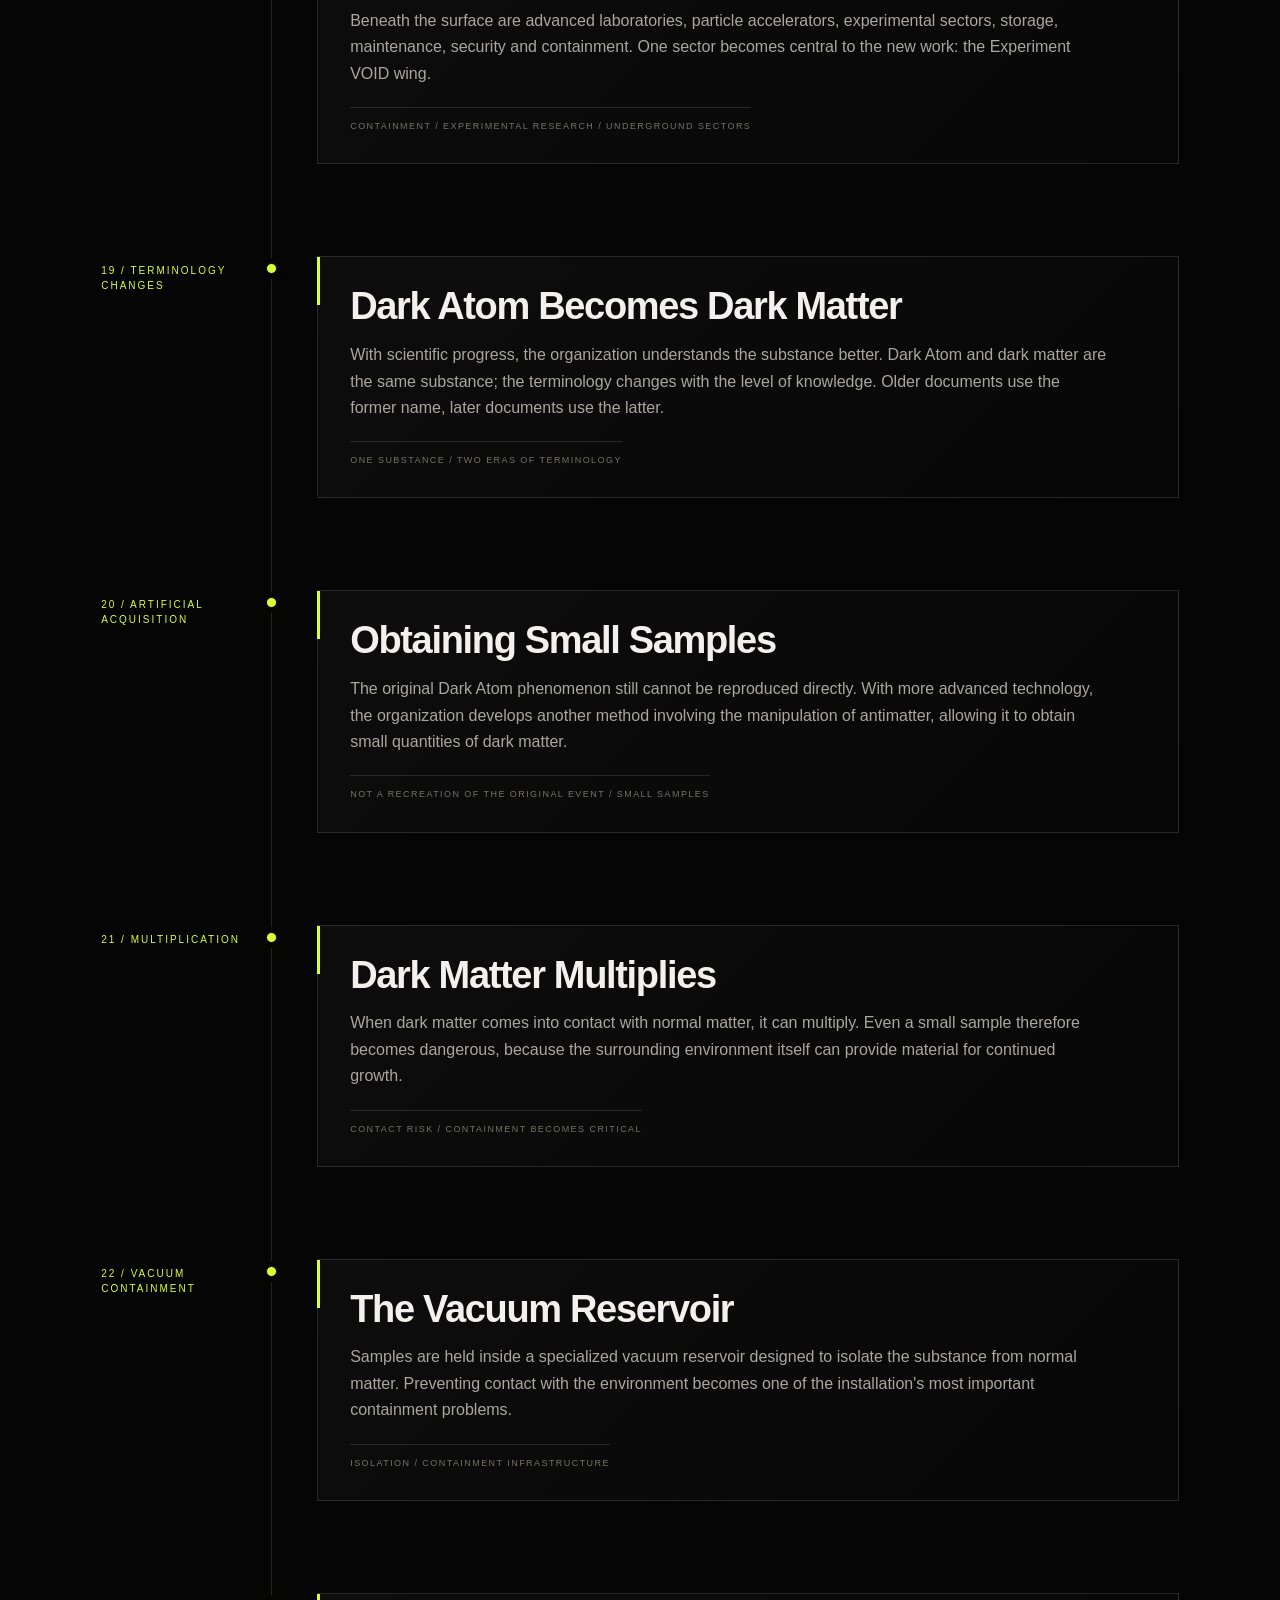
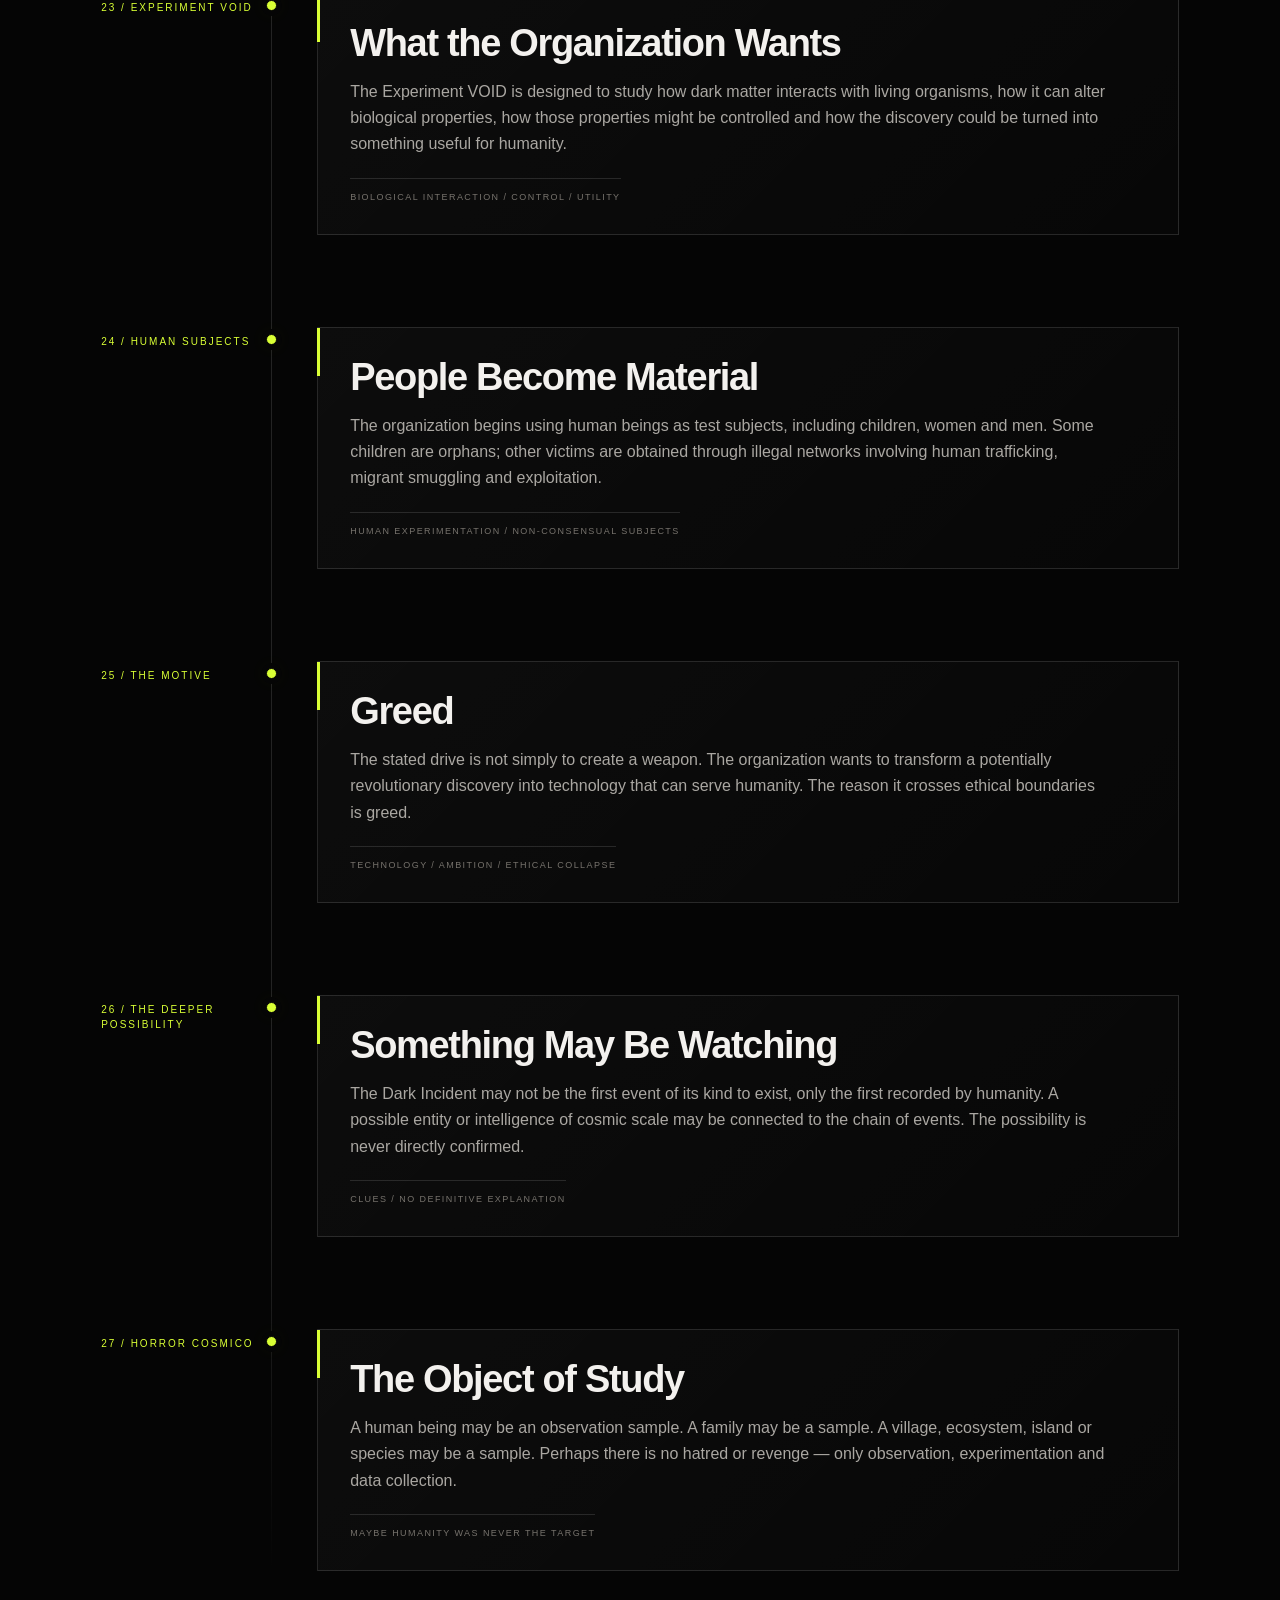
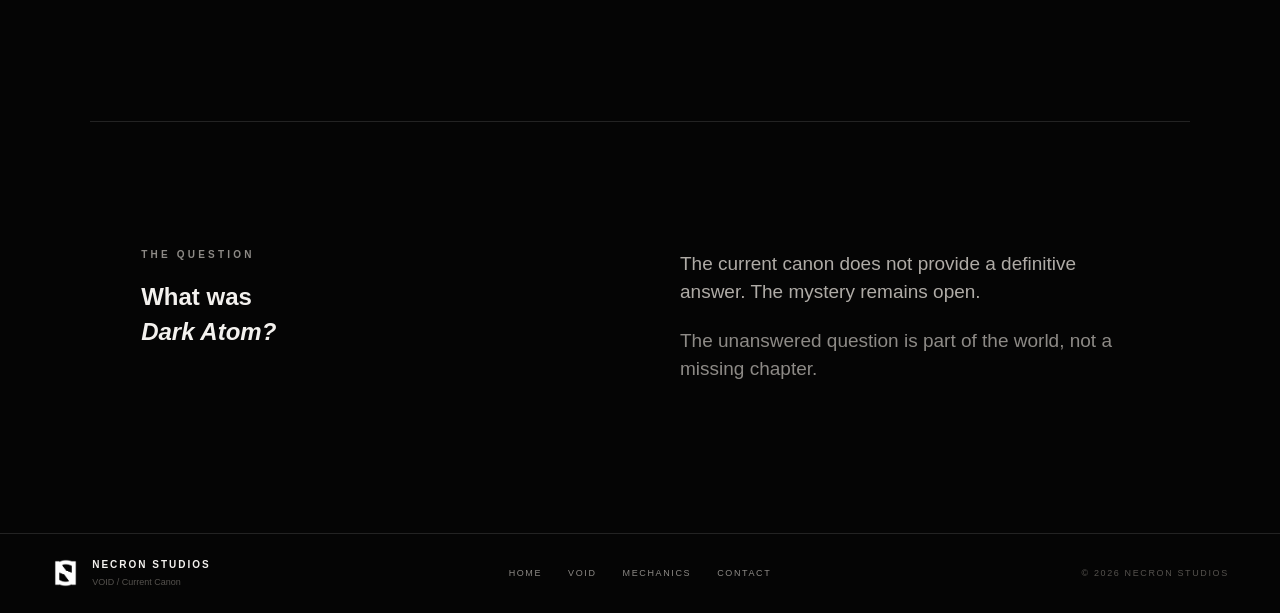
<file: timeline.html>
<!DOCTYPE html>
<html lang="en">
<head>
  <meta charset="UTF-8"><meta name="viewport" content="width=device-width, initial-scale=1.0">
  <meta name="description" content="VOID — current canon timeline of the Island of the Void.">
  <meta name="theme-color" content="#050505"><title>VOID Archive — Necron Studios</title>
  <link rel="icon" href="assets/favicon.png" type="image/png"><link rel="stylesheet" href="style.css">
</head>
<body class="subpage timeline-page">
  <div class="site-noise" aria-hidden="true"></div><div class="cursor" aria-hidden="true"><span></span></div><div class="scroll-progress" aria-hidden="true"></div>
  <header class="site-header">
    <a class="brand" href="index.html"><img src="assets/necron-official.png" alt="Necron Studios" class="brand-mark"><span class="brand-name">NECRON <em>STUDIOS</em></span></a>
    <button class="menu-toggle" aria-label="Open navigation" aria-expanded="false"><span></span><span></span></button>
    <nav class="site-nav" aria-label="Primary navigation"><a href="index.html">Home</a><a href="studio.html">Studio</a><a href="void.html">VOID</a><a class="active" href="timeline.html">Archive</a><a href="contact.html">Contact</a></nav>
    <div class="header-status"><i></i> ARCHIVE / CANON</div>
  </header>

  <main>
    <section class="timeline-hero"><p class="kicker reveal">VOID / CURRENT CANON</p><h1 class="reveal">THE ISLAND<br><em>REMEMBERS.</em></h1><p class="reveal">A complete public presentation of the current VOID history: from the Hope Archipelago and the first observation of the Dark Atom to the Dark Incident, the return of the organization and the Experiment VOID.</p></section>

    <section class="timeline-wrap"><div class="timeline">
      <article class="timeline-item reveal" id="t01"><div class="timeline-year">01 / BEFORE THE VOID</div><div class="timeline-dot"></div><div class="timeline-card"><h2>The Hope Archipelago</h2><p>Before the Island of the Void existed, the Hope Archipelago surrounded a gigantic tropical main island: the Island of Hope. It was larger than the Amazon, rich in vegetation and biodiversity, and opened to tourism only once per year.</p><div class="micro">Paradise / restricted tourism / private transport infrastructure</div></div></article>
      <article class="timeline-item reveal" id="t02"><div class="timeline-year">02 / THE INSTALLATION</div><div class="timeline-dot"></div><div class="timeline-card"><h2>The Scientific Complex</h2><p>Long before the Dark Incident, an organization already operated a large scientific installation on the island. The complex included advanced laboratories and a particle accelerator.</p><div class="micro">Research site / particle accelerator / classified organization</div></div></article>
      <article class="timeline-item reveal" id="t03"><div class="timeline-year">03 / FIRST OBSERVATION</div><div class="timeline-dot"></div><div class="timeline-card"><h2>Dark Atom</h2><p>During an accelerator experiment, thousands of bright points pass through the equipment. One is completely black, moves more slowly than the others, keeps moving after shutdown, contorts and then disappears. The researchers give it the provisional name Dark Atom.</p><div class="micro">Unknown phenomenon / provisional term</div></div></article>
      <article class="timeline-item reveal" id="t04"><div class="timeline-year">04 / THE DOCUMENT</div><div class="timeline-dot"></div><div class="timeline-card"><h2>More Than 100 Pages</h2><p>One scientist records observations, data, hypotheses, speculation, possible explanations and descriptions of the event. Another creates a sketch of the Dark Atom. The document reaches a superior and remains restricted.</p><div class="micro">Observation record / sketch / internal circulation</div></div></article>
      <article class="timeline-item reveal" id="t05"><div class="timeline-year">05 / FIRST LEAK</div><div class="timeline-dot"></div><div class="timeline-card"><h2>The First Leak</h2><p>A hacker group penetrates the organization and releases the Dark Atom document online. Most of the public dismisses it as a hoax, creepypasta or conspiracy. The organization reinforces its digital security.</p><div class="micro">Public exposure / denial / security escalation</div></div></article>
      <article class="timeline-item reveal" id="t06"><div class="timeline-year">06 / YEARS OF FAILURE</div><div class="timeline-dot"></div><div class="timeline-card"><h2>Replication Fails</h2><p>For years, the organization changes experimental conditions and studies its records, trying to reproduce the phenomenon. The original Dark Atom is never recreated directly.</p><div class="micro">Repeated experiments / no direct reproduction</div></div></article>
      <article class="timeline-item reveal" id="t07"><div class="timeline-year">07 / HARVARD</div><div class="timeline-dot"></div><div class="timeline-card"><h2>A New Attempt</h2><p>Researchers from Harvard are invited to study the available data. They discuss possible methods and are taken to the accelerator for another attempt to reproduce the phenomenon.</p><div class="micro">External researchers / accelerator trial</div></div></article>
      <article class="timeline-item reveal" id="t08"><div class="timeline-year">08 / DARK INCIDENT</div><div class="timeline-dot"></div><div class="timeline-card"><h2>The Dark Incident</h2><p>The accelerator emits a deep, rhythmic sound. A black shadow forms, particles move toward it, and the mass compresses until a black sphere appears. The surrounding space distorts. The object behaves like a black hole, but its gravitational effects do not match its size.</p><div class="timeline-fact"><div><span>Internal term</span><strong>Black Anomaly</strong></div><div><span>Observed object</span><strong>Small black hole</strong></div><div><span>Incident</span><strong>Dark Incident</strong></div></div></div></article>
      <article class="timeline-item reveal" id="t09"><div class="timeline-year">09 / THREE MONTHS</div><div class="timeline-dot"></div><div class="timeline-card"><h2>The Island Begins to Die</h2><p>The black hole remains active for approximately three months. The destruction is gradual: vegetation disappears, animals are affected, the sky closes in and the tropical environment becomes a dead landscape.</p><div class="micro">Solid matter is consumed / liquid water is not consumed</div></div></article>
      <article class="timeline-item reveal" id="t10"><div class="timeline-year">10 / THE ARCHIPELAGO</div><div class="timeline-dot"></div><div class="timeline-card"><h2>The Hope Archipelago Disappears</h2><p>The smaller islands are gradually consumed. The gigantic Island of Hope survives, but loses an immense amount of territory and ends slightly smaller than the Amazon. It becomes the only major survivor of the old archipelago.</p><div class="micro">Island survives / archipelago does not</div></div></article>
      <article class="timeline-item reveal" id="t11"><div class="timeline-year">11 / THE AIRCRAFT</div><div class="timeline-dot"></div><div class="timeline-card"><h2>A Missing Field of Wreckage</h2><p>On the day the Dark Incident begins, an aircraft crashes near the coast. Search teams find no conventional field of debris because the solid aircraft structure and wreckage are consumed, while the water remains.</p><div class="micro">Crash confirmed / solid wreckage consumed</div></div></article>
      <article class="timeline-item reveal" id="t12"><div class="timeline-year">12 / DISTANT EFFECTS</div><div class="timeline-dot"></div><div class="timeline-card"><h2>The Vanished Village</h2><p>Thousands of kilometers away, a village disappears and leaves only a shallow depression. Other distant effects are recorded, including isolated animals in Madagascar found dead or affected in ways resembling radiation exposure. No global radioactive catastrophe occurs, and survivors exist.</p><div class="micro">Remote anomaly / survivors remain</div></div></article>
      <article class="timeline-item reveal" id="t13"><div class="timeline-year">13 / LOCKDOWN</div><div class="timeline-dot"></div><div class="timeline-card"><h2>The Island Is Closed</h2><p>Travel is removed from tourism sites. Ports stop admitting people. Flights are canceled and refunded. The public sees the shutdown, but not the real cause, and the vanished aircraft fuels speculation.</p><div class="micro">Interdiction / public uncertainty</div></div></article>
      <article class="timeline-item reveal" id="t14"><div class="timeline-year">14 / END OF DARK INCIDENT</div><div class="timeline-dot"></div><div class="timeline-card"><h2>The Black Hole Disappears</h2><p>After roughly three months, the black hole simply disappears. There is no final explosion or satisfactory explanation. The paradise is gone, the archipelago is gone and the island receives a new name:</p><div class="micro">THE ISLAND OF THE VOID</div></div></article>
      <article class="timeline-item reveal" id="t15"><div class="timeline-year">15 / SECOND LEAK</div><div class="timeline-dot"></div><div class="timeline-card"><h2>The World Finds Out</h2><p>The same hacker group releases information about the Dark Incident. Governments, intelligence services, the FBI, scientists, the UN and other organizations investigate. The event becomes a major scientific mystery, followed by new international rules and regulations around high-risk research.</p><div class="micro">Second exposure / international investigation</div></div></article>
      <article class="timeline-item reveal" id="t16"><div class="timeline-year">16 / YEARS LATER</div><div class="timeline-dot"></div><div class="timeline-card"><h2>The World Forgets</h2><p>Public attention fades. The Dark Incident becomes an old mystery. Some people continue to warn that it should not be forgotten. Most conclude that the organization was stopped and the island was abandoned.</p><div class="micro">Public memory / false conclusion</div></div></article>
      <article class="timeline-item reveal" id="t17"><div class="timeline-year">17 / THE RETURN</div><div class="timeline-dot"></div><div class="timeline-card"><h2>The Organization Returns</h2><p>The organization never truly abandoned the island. It returns and builds or reorganizes a relatively discreet surface installation inside the dead forest. Offices, conventional laboratories and administrative areas sit above a much larger underground complex.</p><div class="micro">Surface facility / underground facility</div></div></article>
      <article class="timeline-item reveal" id="t18"><div class="timeline-year">18 / THE UNDERGROUND COMPLEX</div><div class="timeline-dot"></div><div class="timeline-card"><h2>The Experiment VOID Wing</h2><p>Beneath the surface are advanced laboratories, particle accelerators, experimental sectors, storage, maintenance, security and containment. One sector becomes central to the new work: the Experiment VOID wing.</p><div class="micro">Containment / experimental research / underground sectors</div></div></article>
      <article class="timeline-item reveal" id="t19"><div class="timeline-year">19 / TERMINOLOGY CHANGES</div><div class="timeline-dot"></div><div class="timeline-card"><h2>Dark Atom Becomes Dark Matter</h2><p>With scientific progress, the organization understands the substance better. Dark Atom and dark matter are the same substance; the terminology changes with the level of knowledge. Older documents use the former name, later documents use the latter.</p><div class="micro">One substance / two eras of terminology</div></div></article>
      <article class="timeline-item reveal" id="t20"><div class="timeline-year">20 / ARTIFICIAL ACQUISITION</div><div class="timeline-dot"></div><div class="timeline-card"><h2>Obtaining Small Samples</h2><p>The original Dark Atom phenomenon still cannot be reproduced directly. With more advanced technology, the organization develops another method involving the manipulation of antimatter, allowing it to obtain small quantities of dark matter.</p><div class="micro">Not a recreation of the original event / small samples</div></div></article>
      <article class="timeline-item reveal" id="t21"><div class="timeline-year">21 / MULTIPLICATION</div><div class="timeline-dot"></div><div class="timeline-card"><h2>Dark Matter Multiplies</h2><p>When dark matter comes into contact with normal matter, it can multiply. Even a small sample therefore becomes dangerous, because the surrounding environment itself can provide material for continued growth.</p><div class="micro">Contact risk / containment becomes critical</div></div></article>
      <article class="timeline-item reveal" id="t22"><div class="timeline-year">22 / VACUUM CONTAINMENT</div><div class="timeline-dot"></div><div class="timeline-card"><h2>The Vacuum Reservoir</h2><p>Samples are held inside a specialized vacuum reservoir designed to isolate the substance from normal matter. Preventing contact with the environment becomes one of the installation's most important containment problems.</p><div class="micro">Isolation / containment infrastructure</div></div></article>
      <article class="timeline-item reveal" id="t23"><div class="timeline-year">23 / EXPERIMENT VOID</div><div class="timeline-dot"></div><div class="timeline-card"><h2>What the Organization Wants</h2><p>The Experiment VOID is designed to study how dark matter interacts with living organisms, how it can alter biological properties, how those properties might be controlled and how the discovery could be turned into something useful for humanity.</p><div class="micro">Biological interaction / control / utility</div></div></article>
      <article class="timeline-item reveal" id="t24"><div class="timeline-year">24 / HUMAN SUBJECTS</div><div class="timeline-dot"></div><div class="timeline-card"><h2>People Become Material</h2><p>The organization begins using human beings as test subjects, including children, women and men. Some children are orphans; other victims are obtained through illegal networks involving human trafficking, migrant smuggling and exploitation.</p><div class="micro">Human experimentation / non-consensual subjects</div></div></article>
      <article class="timeline-item reveal" id="t25"><div class="timeline-year">25 / THE MOTIVE</div><div class="timeline-dot"></div><div class="timeline-card"><h2>Greed</h2><p>The stated drive is not simply to create a weapon. The organization wants to transform a potentially revolutionary discovery into technology that can serve humanity. The reason it crosses ethical boundaries is greed.</p><div class="micro">Technology / ambition / ethical collapse</div></div></article>
      <article class="timeline-item reveal" id="t26"><div class="timeline-year">26 / THE DEEPER POSSIBILITY</div><div class="timeline-dot"></div><div class="timeline-card"><h2>Something May Be Watching</h2><p>The Dark Incident may not be the first event of its kind to exist, only the first recorded by humanity. A possible entity or intelligence of cosmic scale may be connected to the chain of events. The possibility is never directly confirmed.</p><div class="micro">Clues / no definitive explanation</div></div></article>
      <article class="timeline-item reveal" id="t27"><div class="timeline-year">27 / HORROR COSMICO</div><div class="timeline-dot"></div><div class="timeline-card"><h2>The Object of Study</h2><p>A human being may be an observation sample. A family may be a sample. A village, ecosystem, island or species may be a sample. Perhaps there is no hatred or revenge — only observation, experimentation and data collection.</p><div class="micro">Maybe humanity was never the target</div></div></article>
    </div></section>

    <section class="section-pad" style="max-width:1100px;margin:auto;border-top:1px solid var(--line)">
      <div class="two-col reveal"><div><p class="kicker">THE QUESTION</p><h2>What was<br><em>Dark Atom?</em></h2></div><div class="large-copy"><p>The current canon does not provide a definitive answer. The mystery remains open.</p><p class="muted">The unanswered question is part of the world, not a missing chapter.</p></div></div>
    </section>
  </main>
  <footer class="site-footer"><div class="footer-brand"><img src="assets/necron-official.png" alt="" class="footer-mark"><div><strong>NECRON STUDIOS</strong><small>VOID / Current Canon</small></div></div><div class="footer-links"><a href="index.html">Home</a><a href="void.html">VOID</a><a href="mechanics.html">Mechanics</a><a href="contact.html">Contact</a></div><div class="footer-copy">© <span data-year>2026</span> NECRON STUDIOS</div></footer>
  <script src="script.js"></script>
</body>
</html>
</file>
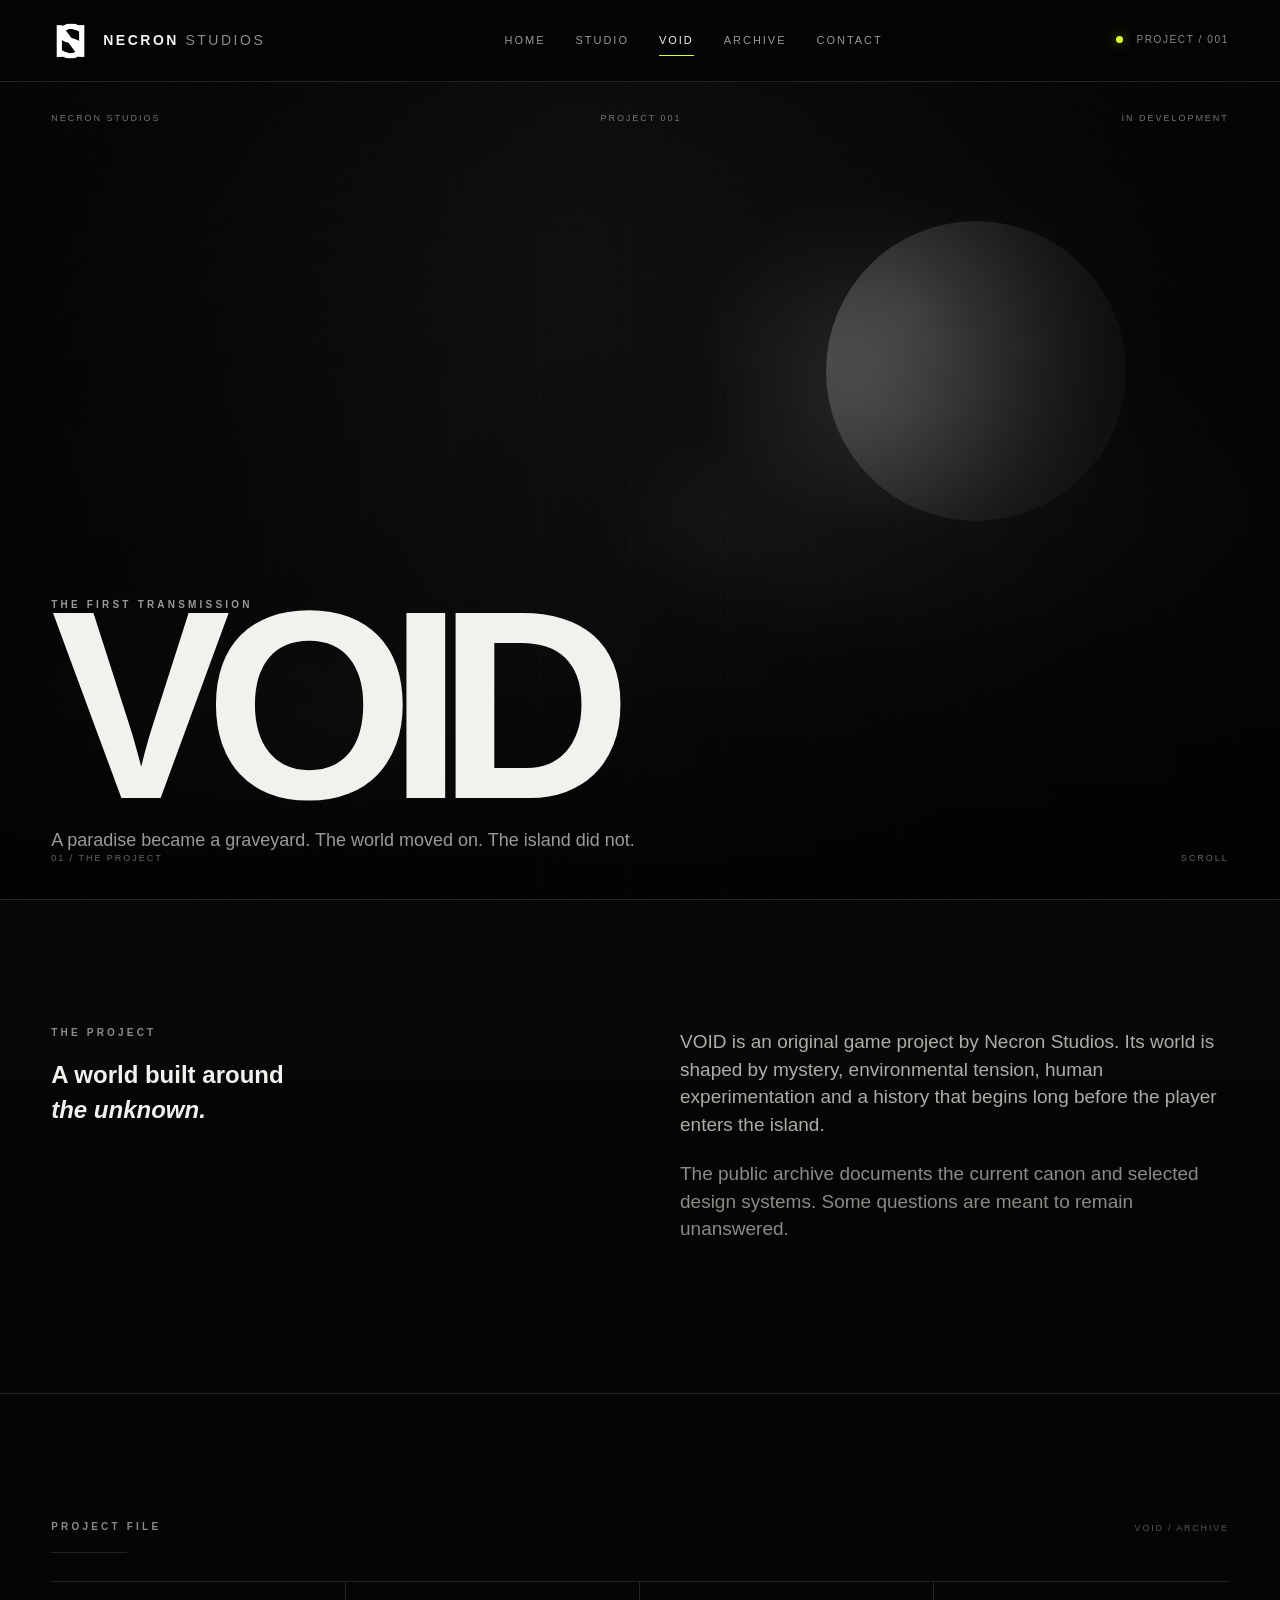
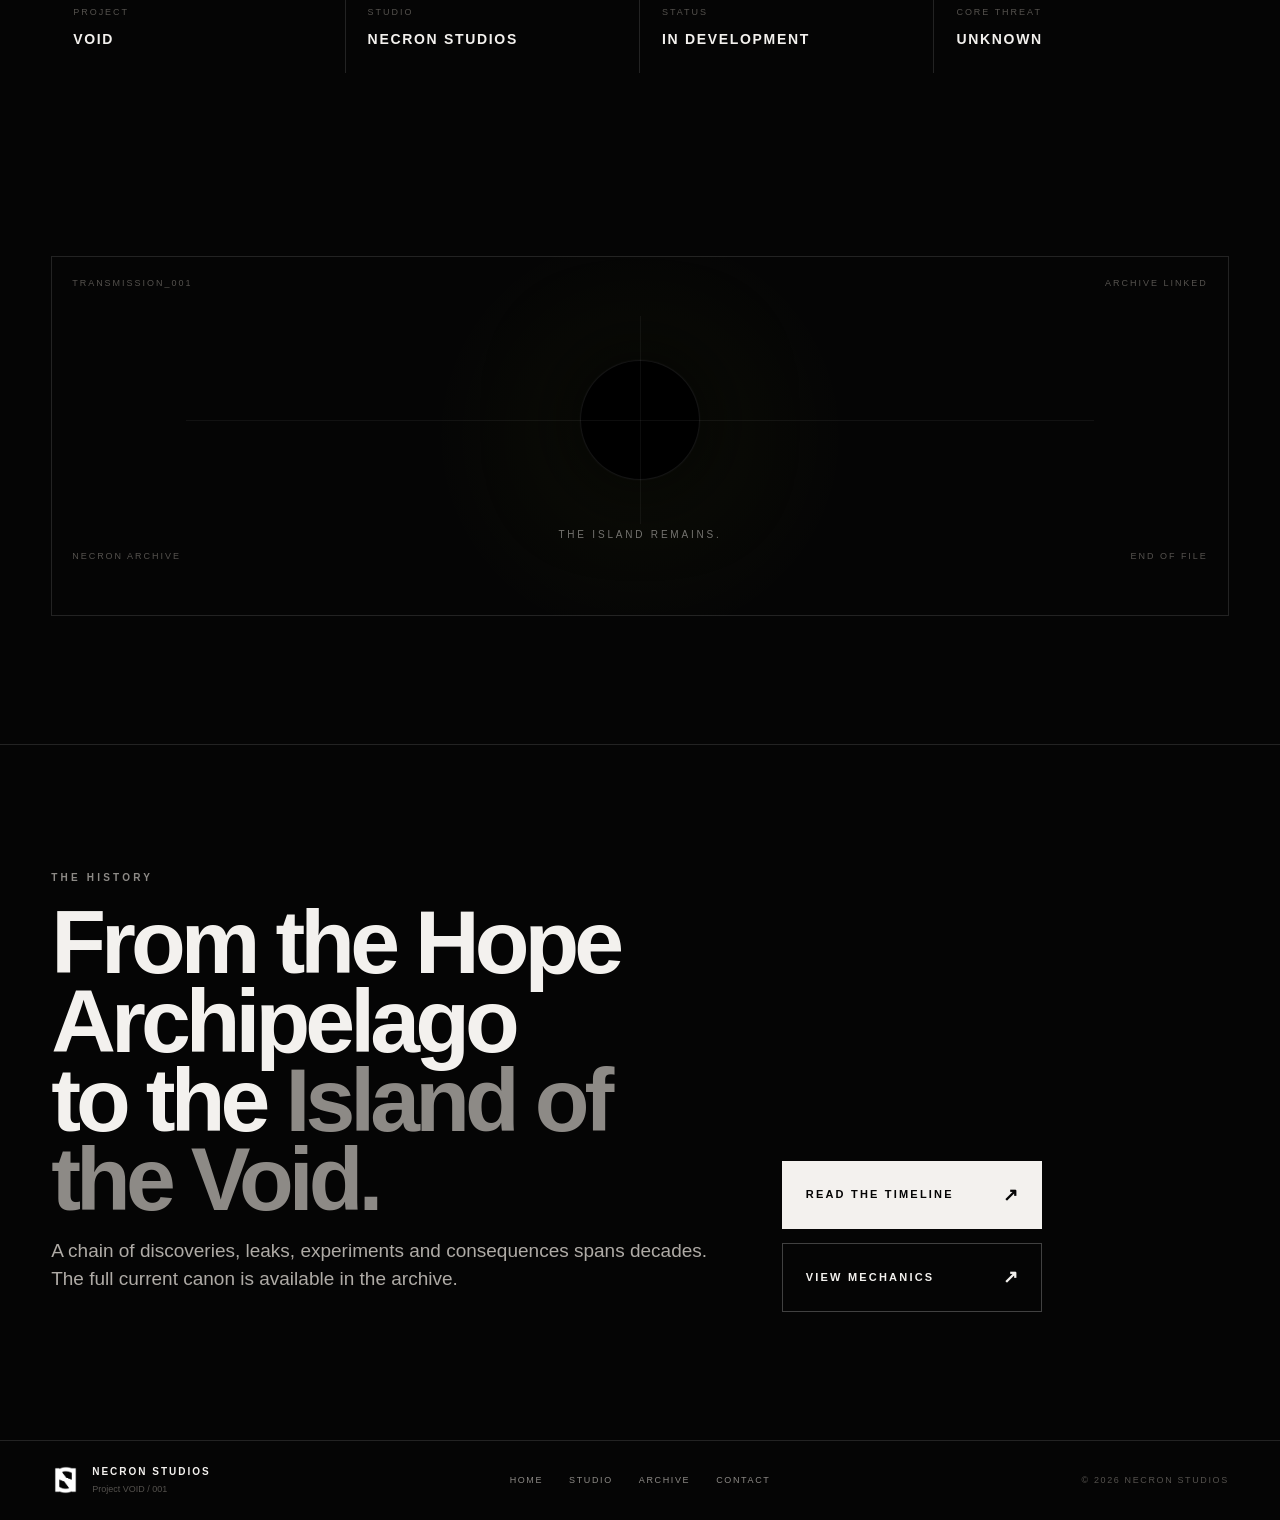
<file: void.html>
<!DOCTYPE html>
<html lang="en">
<head>
  <meta charset="UTF-8"><meta name="viewport" content="width=device-width, initial-scale=1.0">
  <meta name="description" content="VOID — the first game project from Necron Studios.">
  <meta name="theme-color" content="#030404"><title>VOID — Necron Studios</title>
  <link rel="icon" href="assets/favicon.png" type="image/png"><link rel="stylesheet" href="style.css">
</head>
<body class="void-page subpage">
  <div class="site-noise" aria-hidden="true"></div><div class="cursor" aria-hidden="true"><span></span></div><div class="scroll-progress" aria-hidden="true"></div>
  <header class="site-header">
    <a class="brand" href="index.html"><img src="assets/necron-official.png" alt="Necron Studios" class="brand-mark"><span class="brand-name">NECRON <em>STUDIOS</em></span></a>
    <button class="menu-toggle" aria-label="Open navigation" aria-expanded="false"><span></span><span></span></button>
    <nav class="site-nav" aria-label="Primary navigation"><a href="index.html">Home</a><a href="studio.html">Studio</a><a class="active" href="void.html">VOID</a><a href="timeline.html">Archive</a><a href="contact.html">Contact</a></nav>
    <div class="header-status"><i></i> PROJECT / 001</div>
  </header>

  <main>
    <section class="void-hero">
      <div class="void-sky" aria-hidden="true"><div class="void-moon"></div><div class="void-cloud cloud-a"></div><div class="void-cloud cloud-b"></div><div class="void-vignette"></div></div>
      <div class="void-hero-meta reveal"><span>NECRON STUDIOS</span><span>PROJECT 001</span><span>IN DEVELOPMENT</span></div>
      <div class="void-hero-title reveal"><span class="kicker">THE FIRST TRANSMISSION</span><h1>VOID</h1><p>A paradise became a graveyard. The world moved on. The island did not.</p></div>
      <div class="void-hero-bottom reveal"><span>01 / THE PROJECT</span><span>SCROLL</span></div>
    </section>

    <section class="void-about section-pad"><div class="two-col reveal"><div><p class="kicker">THE PROJECT</p><h2>A world built around<br><em>the unknown.</em></h2></div><div class="large-copy"><p>VOID is an original game project by Necron Studios. Its world is shaped by mystery, environmental tension, human experimentation and a history that begins long before the player enters the island.</p><p class="muted">The public archive documents the current canon and selected design systems. Some questions are meant to remain unanswered.</p></div></div></section>

    <section class="void-data section-pad"><div class="section-top"><div><p class="kicker">PROJECT FILE</p><div class="eyebrow-rule"></div></div><span class="section-meta">VOID / ARCHIVE</span></div><div class="data-grid"><div class="data-cell reveal"><span>PROJECT</span><strong>VOID</strong></div><div class="data-cell reveal"><span>STUDIO</span><strong>NECRON STUDIOS</strong></div><div class="data-cell reveal"><span>STATUS</span><strong>IN DEVELOPMENT</strong></div><div class="data-cell reveal"><span>CORE THREAT</span><strong>UNKNOWN</strong></div></div></section>

    <section class="void-signal section-pad"><div class="signal-frame reveal"><div class="signal-head"><span>TRANSMISSION_001</span><span>ARCHIVE LINKED</span></div><div class="signal-main"><div class="signal-core"></div><p>THE ISLAND REMAINS.</p></div><div class="signal-foot"><span>NECRON ARCHIVE</span><span>END OF FILE</span></div></div></section>

    <section class="void-story-cta section-pad reveal"><div><p class="kicker">THE HISTORY</p><h2>From the Hope Archipelago<br>to the <em>Island of the Void.</em></h2><p class="large-copy">A chain of discoveries, leaks, experiments and consequences spans decades. The full current canon is available in the archive.</p></div><div class="action-stack"><a class="btn btn-solid" href="timeline.html">READ THE TIMELINE <span>↗</span></a><a class="btn btn-outline" href="mechanics.html">VIEW MECHANICS <span>↗</span></a></div></section>
  </main>

  <footer class="site-footer"><div class="footer-brand"><img src="assets/necron-official.png" alt="" class="footer-mark"><div><strong>NECRON STUDIOS</strong><small>Project VOID / 001</small></div></div><div class="footer-links"><a href="index.html">Home</a><a href="studio.html">Studio</a><a href="timeline.html">Archive</a><a href="contact.html">Contact</a></div><div class="footer-copy">© <span data-year>2026</span> NECRON STUDIOS</div></footer>
  <script src="script.js"></script>
</body>
</html>
</file>
<file: style.css>
:root{
  --bg:#050505;
  --bg-2:#090909;
  --panel:#0d0d0d;
  --line:rgba(255,255,255,.12);
  --line-strong:rgba(255,255,255,.24);
  --text:#f3f1ee;
  --muted:#8d8a86;
  --dim:#55524e;
  --acid:#d9ff35;
  --max:1380px;
  --pad:clamp(24px,4vw,72px);
  --ease:cubic-bezier(.22,.61,.36,1);
}
*{box-sizing:border-box}
html{scroll-behavior:smooth;background:var(--bg)}
body{margin:0;background:var(--bg);color:var(--text);font-family:Arial,Helvetica,sans-serif;line-height:1.45;overflow-x:hidden}
body:before{content:"";position:fixed;inset:0;pointer-events:none;background:radial-gradient(circle at 80% 10%,rgba(255,255,255,.045),transparent 26%),radial-gradient(circle at 10% 80%,rgba(217,255,53,.022),transparent 24%);z-index:-3}
a{color:inherit;text-decoration:none}
img{max-width:100%;display:block}
button{font:inherit}
.site-noise{position:fixed;inset:-20%;opacity:.055;pointer-events:none;z-index:30;background-image:url("data:image/svg+xml,%3Csvg xmlns='http://www.w3.org/2000/svg' width='180' height='180' viewBox='0 0 180 180'%3E%3Cfilter id='n'%3E%3CfeTurbulence type='fractalNoise' baseFrequency='.86' numOctaves='2' stitchTiles='stitch'/%3E%3C/filter%3E%3Crect width='100%25' height='100%25' filter='url(%23n)' opacity='.45'/%3E%3C/svg%3E");mix-blend-mode:screen}
.site-noise:after{content:"";position:absolute;inset:0;background:repeating-linear-gradient(180deg,transparent 0 3px,rgba(255,255,255,.028) 4px 5px);opacity:.25}
.cursor{position:fixed;left:-100px;top:-100px;width:22px;height:22px;border:1px solid rgba(255,255,255,.65);border-radius:50%;transform:translate(-50%,-50%);pointer-events:none;z-index:100;opacity:0;transition:width .25s var(--ease),height .25s var(--ease),opacity .2s}
.cursor.is-active{opacity:1}.cursor.is-hover{width:48px;height:48px;border-color:var(--acid)}
.cursor span{position:absolute;width:3px;height:3px;background:var(--acid);border-radius:50%;left:50%;top:50%;transform:translate(-50%,-50%)}
.scroll-progress{position:fixed;left:0;top:0;width:0;height:2px;background:var(--acid);z-index:110}
.site-header{position:fixed;left:0;right:0;top:0;height:82px;display:flex;align-items:center;justify-content:space-between;padding:0 var(--pad);border-bottom:1px solid var(--line);background:rgba(5,5,5,.74);backdrop-filter:blur(18px);z-index:90}
.brand{display:flex;align-items:center;gap:14px;min-width:220px}.brand-mark{width:38px;height:38px;object-fit:contain}.brand-name{font-size:14px;letter-spacing:.18em;font-weight:700}.brand-name em{font-style:normal;font-weight:400;color:var(--muted)}
.site-nav{display:flex;gap:30px;align-items:center}.site-nav a{font-size:11px;letter-spacing:.18em;text-transform:uppercase;color:#9b9995;position:relative;padding:32px 0}.site-nav a:after{content:"";position:absolute;left:0;right:100%;bottom:24px;height:1px;background:var(--acid);transition:right .35s var(--ease)}.site-nav a:hover,.site-nav a.active{color:var(--text)}.site-nav a:hover:after,.site-nav a.active:after{right:0}
.header-status{font-size:10px;letter-spacing:.16em;color:var(--muted);white-space:nowrap}.header-status i{display:inline-block;width:7px;height:7px;border-radius:50%;background:var(--acid);margin-right:9px;box-shadow:0 0 12px rgba(217,255,53,.6)}
.menu-toggle{display:none;background:none;border:0;width:48px;height:48px;position:relative}.menu-toggle span{position:absolute;left:12px;width:24px;height:1px;background:var(--text);transition:transform .25s}.menu-toggle span:first-child{top:20px}.menu-toggle span:last-child{top:28px}.menu-open .menu-toggle span:first-child{transform:translateY(4px) rotate(45deg)}.menu-open .menu-toggle span:last-child{transform:translateY(-4px) rotate(-45deg)}
.section-pad{padding:clamp(90px,10vw,150px) var(--pad)}
.section-inner{max-width:var(--max);margin:0 auto}
.kicker{margin:0 0 20px;font-size:10px;line-height:1;letter-spacing:.32em;color:var(--muted);font-weight:700;text-transform:uppercase}.section-number{font-size:10px;letter-spacing:.2em;color:var(--dim);margin-bottom:30px}.section-meta{font-size:9px;letter-spacing:.2em;color:var(--dim);text-transform:uppercase}.eyebrow-rule{height:1px;background:var(--line);width:76px;margin-top:16px}
.btn{display:inline-flex;justify-content:space-between;align-items:center;gap:42px;min-width:260px;padding:20px 23px;font-size:11px;letter-spacing:.2em;font-weight:700;text-transform:uppercase;border:1px solid var(--line-strong);transition:transform .25s var(--ease),background .25s,color .25s,border-color .25s}.btn span{font-size:18px;letter-spacing:0}.btn-solid{background:var(--text);color:var(--bg);border-color:var(--text)}.btn-solid:hover{transform:translateY(-3px);background:var(--acid);border-color:var(--acid)}.btn-outline:hover{transform:translateY(-3px);background:var(--text);color:var(--bg)}
.text-link{display:inline-flex;gap:18px;align-items:center;color:#8e8b87;font-size:10px;letter-spacing:.22em;text-transform:uppercase;padding:18px 0}.text-link span{font-size:16px;color:var(--text)}
.reveal{opacity:0;transform:translateY(24px);transition:opacity .8s var(--ease),transform .9s var(--ease)}.reveal.in{opacity:1;transform:none}
/* HOME */
.hero{position:relative;min-height:100vh;padding:150px var(--pad) 72px;display:flex;align-items:center;overflow:hidden;border-bottom:1px solid var(--line)}
.hero-grid{position:absolute;inset:82px 0 0;background-image:linear-gradient(to right,rgba(255,255,255,.04) 1px,transparent 1px),linear-gradient(to bottom,rgba(255,255,255,.04) 1px,transparent 1px);background-size:10vw 10vw;mask-image:linear-gradient(to bottom,black,transparent 88%)}
.hero-grid:after{content:"";position:absolute;inset:0;background:radial-gradient(circle at 62% 40%,rgba(255,255,255,.065),transparent 24%)}
.hero-orbit{position:absolute;border:1px solid rgba(255,255,255,.14);border-radius:50%;transform:rotate(-27deg);pointer-events:none}.hero-orbit-a{width:720px;height:360px;right:-120px;top:27%}.hero-orbit-b{width:560px;height:270px;right:-10px;top:48%;border-color:rgba(217,255,53,.16)}
.hero-copy{max-width:900px;position:relative;z-index:3}.hero h1{margin:0;font-size:clamp(78px,12vw,190px);line-height:.8;letter-spacing:-.07em;font-weight:800}.hero h1 span{color:transparent;-webkit-text-stroke:1px rgba(255,255,255,.42)}.hero h1 sup{font-size:15px;letter-spacing:.2em;color:var(--acid);vertical-align:top;margin-left:10px;position:relative;top:-2em}.hero-lede{max-width:620px;color:#aaa7a2;font-size:clamp(18px,2vw,27px);line-height:1.35;margin:46px 0 38px}.hero-actions{display:flex;align-items:center;gap:28px;flex-wrap:wrap}.hero-side{position:absolute;right:var(--pad);top:42%;display:flex;gap:26px;align-items:flex-start;flex-direction:column;color:var(--dim);font-size:9px;letter-spacing:.28em;writing-mode:vertical-rl;transform:rotate(180deg)}.hero-bottom{position:absolute;bottom:42px;left:var(--pad);display:flex;align-items:center;gap:18px;color:var(--dim);font-size:9px;letter-spacing:.28em}.scroll-line{width:120px;height:1px;background:linear-gradient(90deg,var(--acid) 0 26%,var(--line-strong) 26%)}
.intro{display:grid;grid-template-columns:100px 1.05fr 1fr;gap:34px;max-width:var(--max);margin:auto}.intro h2,.statement h2,.page-hero h1,.void-hero h1{margin:0;font-size:clamp(50px,6vw,98px);line-height:.93;letter-spacing:-.055em}.intro h2 em,.statement h2 em,.page-hero h1 em,.void-hero h1 em{font-style:normal;color:var(--muted)}.intro-copy{max-width:620px;font-size:19px;color:#b7b3ae}.intro-copy p{margin:0 0 22px}.muted{color:var(--muted)!important}
.project-feature{max-width:var(--max);margin:auto}.section-top{display:flex;justify-content:space-between;align-items:flex-start;margin-bottom:28px}.void-panel{position:relative;display:block;min-height:620px;border:1px solid var(--line);overflow:hidden;background:linear-gradient(130deg,#0d0e0c,#040505 62%);transition:border-color .4s,transform .4s var(--ease)}.void-panel:hover{border-color:rgba(217,255,53,.38);transform:translateY(-4px)}.void-panel-bg{position:absolute;inset:0;overflow:hidden}.fog{position:absolute;border-radius:50%;filter:blur(54px);opacity:.25}.fog-1{width:360px;height:260px;background:#41463f;right:10%;top:12%}.fog-2{width:520px;height:320px;background:#252826;left:10%;bottom:0}.scanlines{position:absolute;inset:0;background:repeating-linear-gradient(180deg,transparent 0 3px,rgba(255,255,255,.035) 4px 5px)}.void-crosshair{position:absolute;width:270px;height:270px;border:1px solid rgba(255,255,255,.1);border-radius:50%;right:16%;top:24%}.void-crosshair:before,.void-crosshair:after{content:"";position:absolute;background:rgba(255,255,255,.08)}.void-crosshair:before{width:100%;height:1px;left:0;top:50%}.void-crosshair:after{height:100%;width:1px;top:0;left:50%}.void-panel-content{position:relative;z-index:2;height:100%;min-height:620px;padding:27px;display:flex;flex-direction:column;justify-content:space-between}.void-top,.void-bottom{display:flex;justify-content:space-between;font-size:9px;letter-spacing:.2em;color:var(--muted);text-transform:uppercase}.void-title-wrap{text-align:center}.void-number{font-size:11px;letter-spacing:.25em;color:var(--acid)}.void-title-wrap h2{margin:14px 0 3px;font-size:clamp(110px,20vw,260px);line-height:.72;letter-spacing:-.08em}.void-title-wrap p{margin:0;color:#aaa69f;font-size:11px;letter-spacing:.35em}.round-arrow{display:grid;place-items:center;width:44px;height:44px;border:1px solid var(--line);border-radius:50%;font-size:18px}
.statement{max-width:var(--max);margin:auto;display:grid;grid-template-columns:.55fr 1.5fr;column-gap:80px;row-gap:60px}.statement-mark{font-size:clamp(80px,12vw,180px);line-height:.7;font-weight:800;letter-spacing:-.08em;color:#171717;text-shadow:1px 1px 0 rgba(255,255,255,.06)}.statement-copy{align-self:end}.statement h2{font-size:clamp(46px,5.5vw,82px)}.statement-list{grid-column:1 / -1;display:grid;grid-template-columns:repeat(3,1fr);border-top:1px solid var(--line)}.statement-list>div{padding:28px 26px;border-right:1px solid var(--line)}.statement-list>div:last-child{border-right:0}.statement-list span{font-size:9px;color:var(--acid);letter-spacing:.2em}.statement-list strong{display:block;font-size:14px;letter-spacing:.18em;margin:12px 0}.statement-list p{margin:0;color:var(--muted);font-size:14px;max-width:330px}
.fact-strip{border-top:1px solid var(--line);border-bottom:1px solid var(--line);display:grid;grid-template-columns:repeat(4,1fr);max-width:var(--max);margin:auto}.fact{padding:28px 26px;border-right:1px solid var(--line)}.fact:last-child{border-right:0}.fact span{display:block;color:var(--dim);font-size:9px;letter-spacing:.25em;text-transform:uppercase}.fact strong{display:block;font-size:28px;letter-spacing:-.04em;margin-top:10px}.fact strong small{font-size:10px;color:var(--muted);letter-spacing:.18em;margin-left:6px}
.contact-band{position:relative;max-width:var(--max);margin:auto;overflow:hidden;border-top:1px solid var(--line)}.contact-band-inner{max-width:760px}.contact-band h2{font-size:clamp(72px,12vw,160px);line-height:.8;letter-spacing:-.07em;margin:0 0 24px}.contact-band p:not(.kicker){font-size:20px;color:var(--muted);max-width:580px}.contact-stamp{position:absolute;right:var(--pad);bottom:26px;font-size:9px;letter-spacing:.28em;color:#37342f;text-transform:uppercase;display:grid;gap:7px;text-align:right}
/* SHARED SUBPAGES */
.subpage main{padding-top:82px}.page-hero{min-height:680px;max-width:var(--max);margin:auto;display:grid;grid-template-columns:100px 1fr 220px;align-items:end;gap:34px;border-bottom:1px solid var(--line)}.page-hero-copy{padding-bottom:86px}.page-hero-copy>p:last-child{max-width:650px;font-size:19px;color:var(--muted);margin:34px 0 0}.page-marker{justify-self:end;margin-bottom:88px;text-align:right}.page-marker span{display:block;font-size:90px;line-height:.8;font-weight:800;letter-spacing:-.08em;color:#111}.page-marker small{display:block;margin-top:22px;font-size:9px;letter-spacing:.25em;color:var(--dim)}
.two-col{max-width:var(--max);margin:auto;display:grid;grid-template-columns:1fr 1fr;gap:80px}.large-copy{font-size:19px;color:#afaba6;max-width:680px}.large-copy p{margin:0 0 22px}.studio-manifesto{border-bottom:1px solid var(--line)}.principles,.studio-footer-cta,.contact-main,.contact-bottom{max-width:var(--max);margin:auto}.principle-grid{display:grid;grid-template-columns:repeat(3,1fr);border-top:1px solid var(--line)}.principle-card{padding:30px 26px 34px;border-right:1px solid var(--line)}.principle-card:last-child{border-right:0}.principle-card>span{font-size:9px;color:var(--acid);letter-spacing:.2em}.principle-card h3{font-size:18px;letter-spacing:.18em;margin:28px 0 12px}.principle-card p{color:var(--muted);max-width:320px}.studio-footer-cta{text-align:center;border-top:1px solid var(--line)}.studio-footer-cta h2{font-size:clamp(110px,20vw,260px);letter-spacing:-.09em;line-height:.75;margin:16px 0 45px}.studio-footer-cta h2 em{font-style:normal;color:#151515;text-shadow:1px 1px rgba(255,255,255,.08)}
/* VOID */
.void-page .site-header{background:rgba(3,4,4,.8)}.void-hero{position:relative;min-height:calc(100vh - 82px);display:flex;align-items:flex-end;padding:130px var(--pad) 46px;overflow:hidden;border-bottom:1px solid var(--line)}.void-sky{position:absolute;inset:0;background:radial-gradient(circle at 68% 34%,rgba(220,230,220,.16),transparent 17%),linear-gradient(180deg,#141817 0%,#0b0d0c 35%,#040404 100%)}.void-sky:before{content:"";position:absolute;inset:0;background:repeating-linear-gradient(90deg,rgba(255,255,255,.018) 0 1px,transparent 1px 90px),linear-gradient(180deg,transparent 0 72%,rgba(0,0,0,.85) 100%)}.void-sky:after{content:"";position:absolute;inset:0;background:radial-gradient(ellipse at center,transparent 25%,rgba(0,0,0,.72) 82%)}.void-moon{position:absolute;width:300px;height:300px;border-radius:50%;right:12%;top:17%;background:radial-gradient(circle at 30% 30%,#e0e2dd,#b2b4ae 34%,#545855 70%,#222522 100%);box-shadow:0 0 70px rgba(190,200,190,.12);opacity:.48}.void-cloud{position:absolute;border-radius:50%;filter:blur(36px);background:#7d827d;opacity:.09}.cloud-a{width:720px;height:210px;right:-80px;top:40%}.cloud-b{width:570px;height:180px;left:-120px;bottom:10%}.void-vignette{position:absolute;inset:0;background:linear-gradient(90deg,rgba(0,0,0,.62),transparent 45%,rgba(0,0,0,.74))}
.void-hero-meta{position:absolute;left:var(--pad);right:var(--pad);top:30px;display:flex;justify-content:space-between;font-size:9px;letter-spacing:.22em;color:#73736e;text-transform:uppercase;z-index:2}.void-hero-title{position:relative;z-index:2;max-width:900px}.void-hero-title .kicker{color:#989a95}.void-hero-title h1{font-size:clamp(110px,21vw,320px);letter-spacing:-.095em;line-height:.68;margin:0}.void-hero-title p{font-size:18px;color:#9a9a95;margin:30px 0 0}.void-hero-bottom{position:absolute;left:var(--pad);right:var(--pad);bottom:34px;display:flex;justify-content:space-between;font-size:9px;letter-spacing:.22em;color:#64635f;text-transform:uppercase;z-index:2}
.void-about,.void-data,.void-signal,.void-story-cta{max-width:var(--max);margin:auto}.void-about .two-col{padding-top:0}.void-data{border-top:1px solid var(--line)}.data-grid{display:grid;grid-template-columns:repeat(4,1fr);border-top:1px solid var(--line)}.data-cell{padding:24px 22px;border-right:1px solid var(--line)}.data-cell:last-child{border-right:0}.data-cell span{display:block;font-size:9px;letter-spacing:.22em;color:var(--dim)}.data-cell strong{display:block;margin-top:10px;font-size:14px;letter-spacing:.12em}.void-signal{padding-top:55px}.signal-frame{border:1px solid var(--line);min-height:360px;padding:20px;position:relative;background:radial-gradient(circle at center,rgba(217,255,53,.04),transparent 34%)}.signal-head,.signal-foot{display:flex;justify-content:space-between;font-size:9px;letter-spacing:.22em;color:var(--dim)}.signal-main{min-height:260px;display:grid;place-items:center;position:relative}.signal-core{width:120px;height:120px;border-radius:50%;background:#000;border:1px solid rgba(255,255,255,.08);box-shadow:0 0 90px rgba(0,0,0,.95),0 0 0 1px rgba(255,255,255,.02),inset 0 0 40px rgba(0,0,0,.9)}.signal-main:before,.signal-main:after{content:"";position:absolute;background:rgba(255,255,255,.05)}.signal-main:before{height:1px;left:10%;right:10%;top:50%}.signal-main:after{width:1px;top:10%;bottom:10%;left:50%}.signal-main p{position:absolute;bottom:8px;margin:0;font-size:10px;letter-spacing:.28em;color:#74736f}.void-story-cta{display:grid;grid-template-columns:1.2fr .8fr;gap:60px;border-top:1px solid var(--line);align-items:end}.void-story-cta h2{margin:0;font-size:clamp(60px,7vw,110px);line-height:.88;letter-spacing:-.055em}.void-story-cta h2 em{font-style:normal;color:var(--muted)}.void-story-cta .action-stack{display:flex;flex-direction:column;gap:14px;align-items:flex-start}
/* TIMELINE */
.timeline-hero{max-width:var(--max);margin:auto;padding:150px var(--pad) 88px;border-bottom:1px solid var(--line)}.timeline-hero h1{margin:0;font-size:clamp(76px,11vw,170px);line-height:.77;letter-spacing:-.08em}.timeline-hero h1 em{font-style:normal;color:#2a2927}.timeline-hero p{max-width:760px;color:var(--muted);font-size:20px;margin:34px 0 0}.timeline-wrap{max-width:1180px;margin:0 auto;padding:90px var(--pad) 150px}.timeline{position:relative}.timeline:before{content:"";position:absolute;left:170px;top:0;bottom:0;width:1px;background:linear-gradient(to bottom,transparent,var(--line) 4%,var(--line) 96%,transparent)}.timeline-item{position:relative;display:grid;grid-template-columns:170px 1fr;gap:46px;padding:0 0 92px}.timeline-item:last-child{padding-bottom:0}.timeline-year{padding-top:7px;font-size:10px;line-height:1.5;letter-spacing:.2em;color:var(--acid);text-transform:uppercase;position:sticky;top:110px;height:max-content}.timeline-dot{position:absolute;left:165px;top:7px;width:11px;height:11px;border:1px solid var(--bg);background:var(--acid);border-radius:50%;box-shadow:0 0 0 5px var(--bg),0 0 18px rgba(217,255,53,.12)}.timeline-card{position:relative;border:1px solid var(--line);background:linear-gradient(135deg,rgba(255,255,255,.035),rgba(255,255,255,.012));padding:30px 32px 28px;min-height:190px;transition:border-color .35s,transform .35s var(--ease),background .35s}.timeline-card:before{content:"";position:absolute;left:-1px;top:0;width:3px;height:48px;background:var(--acid)}.timeline-card:hover{border-color:rgba(217,255,53,.28);transform:translateY(-3px);background:linear-gradient(135deg,rgba(255,255,255,.05),rgba(255,255,255,.015))}.timeline-card h2{font-size:clamp(26px,3vw,38px);line-height:1.02;letter-spacing:-.035em;margin:0 0 16px}.timeline-card p{color:#aaa7a2;max-width:760px;margin:0 0 20px;font-size:16px;line-height:1.65}.timeline-card .micro{display:inline-block;color:#77736d;font-size:9px;line-height:1.5;letter-spacing:.16em;text-transform:uppercase;border-top:1px solid var(--line);padding-top:12px}.timeline-fact{display:grid;grid-template-columns:repeat(3,1fr);border-top:1px solid var(--line);margin-top:28px}.timeline-fact>div{padding:16px 14px;border-right:1px solid var(--line)}.timeline-fact>div:last-child{border-right:0}.timeline-fact span{display:block;color:var(--dim);font-size:8px;letter-spacing:.2em}.timeline-fact strong{display:block;margin-top:6px;font-size:14px}
/* MECHANICS */
.mechanics-hero{max-width:var(--max);margin:auto;padding:150px var(--pad) 88px;border-bottom:1px solid var(--line);display:grid;grid-template-columns:100px 1fr .85fr;gap:34px;align-items:end}.mechanics-hero h1{margin:0;font-size:clamp(78px,10vw,160px);line-height:.78;letter-spacing:-.08em}.mechanics-hero h1 em{font-style:normal;color:#282725}.mechanics-hero .hero-note{color:var(--muted);font-size:18px;max-width:610px;margin:0 0 6px}.mechanics-grid-wrap{max-width:var(--max);margin:auto;padding:70px var(--pad) 120px}.mechanics-grid{display:grid;grid-template-columns:repeat(2,1fr);gap:1px;background:var(--line);border:1px solid var(--line)}.mechanic{background:#080808;padding:30px 28px 34px;min-height:320px;position:relative;overflow:hidden}.mechanic:after{content:"";position:absolute;right:-40px;bottom:-80px;width:180px;height:180px;border:1px solid rgba(255,255,255,.06);border-radius:50%}.mechanic-top{display:flex;justify-content:space-between;align-items:center}.mechanic-index{font-size:9px;color:var(--acid);letter-spacing:.22em}.mechanic-tag{font-size:8px;color:var(--dim);letter-spacing:.18em;text-transform:uppercase}.mechanic h2{font-size:25px;letter-spacing:-.02em;margin:45px 0 14px}.mechanic p{color:#a7a39e;margin:0;max-width:520px}.mechanic ul{padding:0;margin:18px 0 0;list-style:none;display:grid;gap:7px}.mechanic li{color:#8e8b86;font-size:13px;padding-left:14px;position:relative}.mechanic li:before{content:"";position:absolute;left:0;top:8px;width:5px;height:1px;background:var(--acid)}.lantern-pair{grid-column:1/-1;display:grid;grid-template-columns:1fr 1fr;background:#080808}.lantern{padding:34px 30px;border-right:1px solid var(--line)}.lantern:last-child{border-right:0}.lantern h3{font-size:16px;letter-spacing:.16em;margin:0 0 14px}.lantern .spec{display:grid;grid-template-columns:120px 1fr;gap:10px 18px;font-size:13px;margin-top:18px}.lantern .spec span{color:var(--dim);letter-spacing:.12em;text-transform:uppercase;font-size:9px}.lantern .spec strong{font-weight:400;color:#bbb7b2}.mechanics-footer{max-width:var(--max);margin:auto;border-top:1px solid var(--line);padding:80px var(--pad) 120px;display:grid;grid-template-columns:1fr 1fr;gap:70px}.mechanics-footer h2{margin:0;font-size:clamp(50px,6vw,90px);line-height:.9;letter-spacing:-.05em}.mechanics-footer h2 em{font-style:normal;color:var(--muted)}.mechanics-footer p{color:var(--muted);font-size:17px;max-width:640px}.status-note{margin-top:22px;padding:15px 16px;border:1px solid rgba(217,255,53,.2);font-size:10px;letter-spacing:.14em;color:#aaa;font-family:monospace}.status-note strong{color:var(--acid)}
/* CONTACT */
.contact-main{display:grid;grid-template-columns:1.25fr .75fr;gap:80px;padding-top:110px}.contact-email a{display:inline-block;font-size:clamp(28px,4vw,62px);line-height:1;letter-spacing:-.045em;border-bottom:1px solid rgba(255,255,255,.2);padding-bottom:10px;word-break:break-word}.contact-note{padding-top:8px}.contact-note span{display:block;font-size:10px;color:var(--acid);letter-spacing:.2em}.contact-note p{color:var(--muted);font-size:17px;max-width:420px}.contact-bottom{border-top:1px solid var(--line);padding-top:54px}.social-line{display:grid;grid-template-columns:.6fr 1.4fr;gap:40px}.social-line p{margin:0;color:var(--muted);font-size:16px;max-width:680px}
/* FOOTER */
.site-footer{border-top:1px solid var(--line);padding:24px var(--pad);display:grid;grid-template-columns:1fr auto 1fr;align-items:center;gap:26px}.footer-brand{display:flex;align-items:center;gap:13px}.footer-mark{width:28px;height:28px;object-fit:contain}.footer-brand strong{display:block;font-size:10px;letter-spacing:.2em}.footer-brand small{display:block;font-size:9px;color:var(--dim);margin-top:4px}.footer-links{display:flex;gap:26px}.footer-links a{font-size:9px;letter-spacing:.18em;color:var(--muted);text-transform:uppercase}.footer-links a:hover{color:var(--text)}.footer-copy{text-align:right;font-size:9px;letter-spacing:.18em;color:var(--dim)}
@media(max-width:1000px){.site-nav{gap:18px}.header-status{display:none}.brand{min-width:auto}.intro{grid-template-columns:60px 1fr}.intro-copy{grid-column:2}.statement{grid-template-columns:.4fr 1.6fr}.data-grid{grid-template-columns:repeat(2,1fr)}.data-cell:nth-child(2){border-right:0}.data-cell:nth-child(-n+2){border-bottom:1px solid var(--line)}.void-story-cta{grid-template-columns:1fr}.mechanics-grid{grid-template-columns:1fr}.lantern-pair{grid-column:auto}.lantern{border-right:0;border-bottom:1px solid var(--line)}.lantern:last-child{border-bottom:0}.mechanics-footer{grid-template-columns:1fr}.timeline:before{left:96px}.timeline-dot{left:91px}.timeline-item{grid-template-columns:180px 1fr}.page-hero{grid-template-columns:70px 1fr}.page-marker{display:none}.contact-main{grid-template-columns:1fr}.social-line{grid-template-columns:1fr}}
@media(max-width:760px){.site-header{height:72px}.site-nav{position:absolute;top:72px;left:0;right:0;display:flex;flex-direction:column;align-items:flex-start;gap:0;background:rgba(5,5,5,.96);border-bottom:1px solid var(--line);padding:12px var(--pad) 24px;transform:translateY(-120%);opacity:0;pointer-events:none;transition:transform .35s var(--ease),opacity .25s}.menu-open .site-nav{transform:none;opacity:1;pointer-events:auto}.site-nav a{padding:15px 0;font-size:12px}.site-nav a:after{bottom:7px}.menu-toggle{display:block}.hero{padding-top:128px;min-height:760px}.hero-side{display:none}.hero h1{font-size:clamp(70px,21vw,150px)}.hero h1 sup{font-size:11px}.hero-lede{font-size:17px;margin:33px 0}.hero-actions{gap:14px}.btn{min-width:0;width:100%}.text-link{padding-top:10px}.hero-bottom{left:var(--pad);bottom:24px}.hero-grid{background-size:80px 80px}.hero-orbit-a{width:520px;height:260px;right:-250px;top:31%}.hero-orbit-b{width:420px;height:210px;right:-200px;top:51%}.intro{grid-template-columns:1fr;gap:0}.intro-copy{grid-column:auto;margin-top:30px}.statement{grid-template-columns:1fr}.statement-mark{display:none}.statement-list{grid-template-columns:1fr}.statement-list>div{border-right:0;border-bottom:1px solid var(--line)}.statement-list>div:last-child{border-bottom:0}.fact-strip{grid-template-columns:1fr 1fr}.fact{border-bottom:1px solid var(--line)}.fact:nth-child(2){border-right:0}.fact:nth-child(3),.fact:nth-child(4){border-top:0}.fact:nth-child(3){border-right:1px solid var(--line)}.contact-stamp{display:none}.page-hero{min-height:560px;padding-top:60px;grid-template-columns:1fr}.page-hero-copy{padding-bottom:60px}.page-hero-copy>p:last-child{font-size:16px}.void-hero{min-height:calc(100vh - 72px);padding-top:110px}.void-hero-meta{top:26px;gap:10px}.void-hero-meta span:nth-child(2){display:none}.void-hero-title h1{font-size:clamp(90px,25vw,210px)}.void-moon{width:220px;height:220px;right:-30px}.void-hero-bottom{bottom:24px}.two-col{grid-template-columns:1fr;gap:35px}.timeline-hero,.mechanics-hero{padding-top:120px;display:block}.timeline-hero p{font-size:17px}.timeline-wrap{padding:62px var(--pad) 110px}.timeline:before{left:8px}.timeline-item{display:block;padding:0 0 56px 28px}.timeline-item:last-child{padding-bottom:0}.timeline-year{position:static;margin:0 0 13px;padding:0;font-size:9px}.timeline-dot{left:3px;top:4px}.timeline-card{padding:25px 22px 23px;min-height:0}.timeline-card h2{font-size:25px}.timeline-card p{font-size:15px;line-height:1.62}.timeline-card .micro{font-size:8px;letter-spacing:.13em}.timeline-fact{grid-template-columns:1fr}.timeline-fact>div{border-right:0;border-bottom:1px solid var(--line)}.timeline-fact>div:last-child{border-bottom:0}.mechanics-hero .hero-note{margin-top:28px}.mechanic{min-height:auto}.lantern-pair{grid-template-columns:1fr}.site-footer{grid-template-columns:1fr;align-items:start}.footer-copy{text-align:left}.footer-links{flex-wrap:wrap}.project-feature{overflow:hidden}}
@media(prefers-reduced-motion:reduce){html{scroll-behavior:auto}.reveal{opacity:1!important;transform:none!important;transition:none}.cursor{display:none}.site-nav{transition:none}.btn,.void-panel{transition:none}}
</file>
